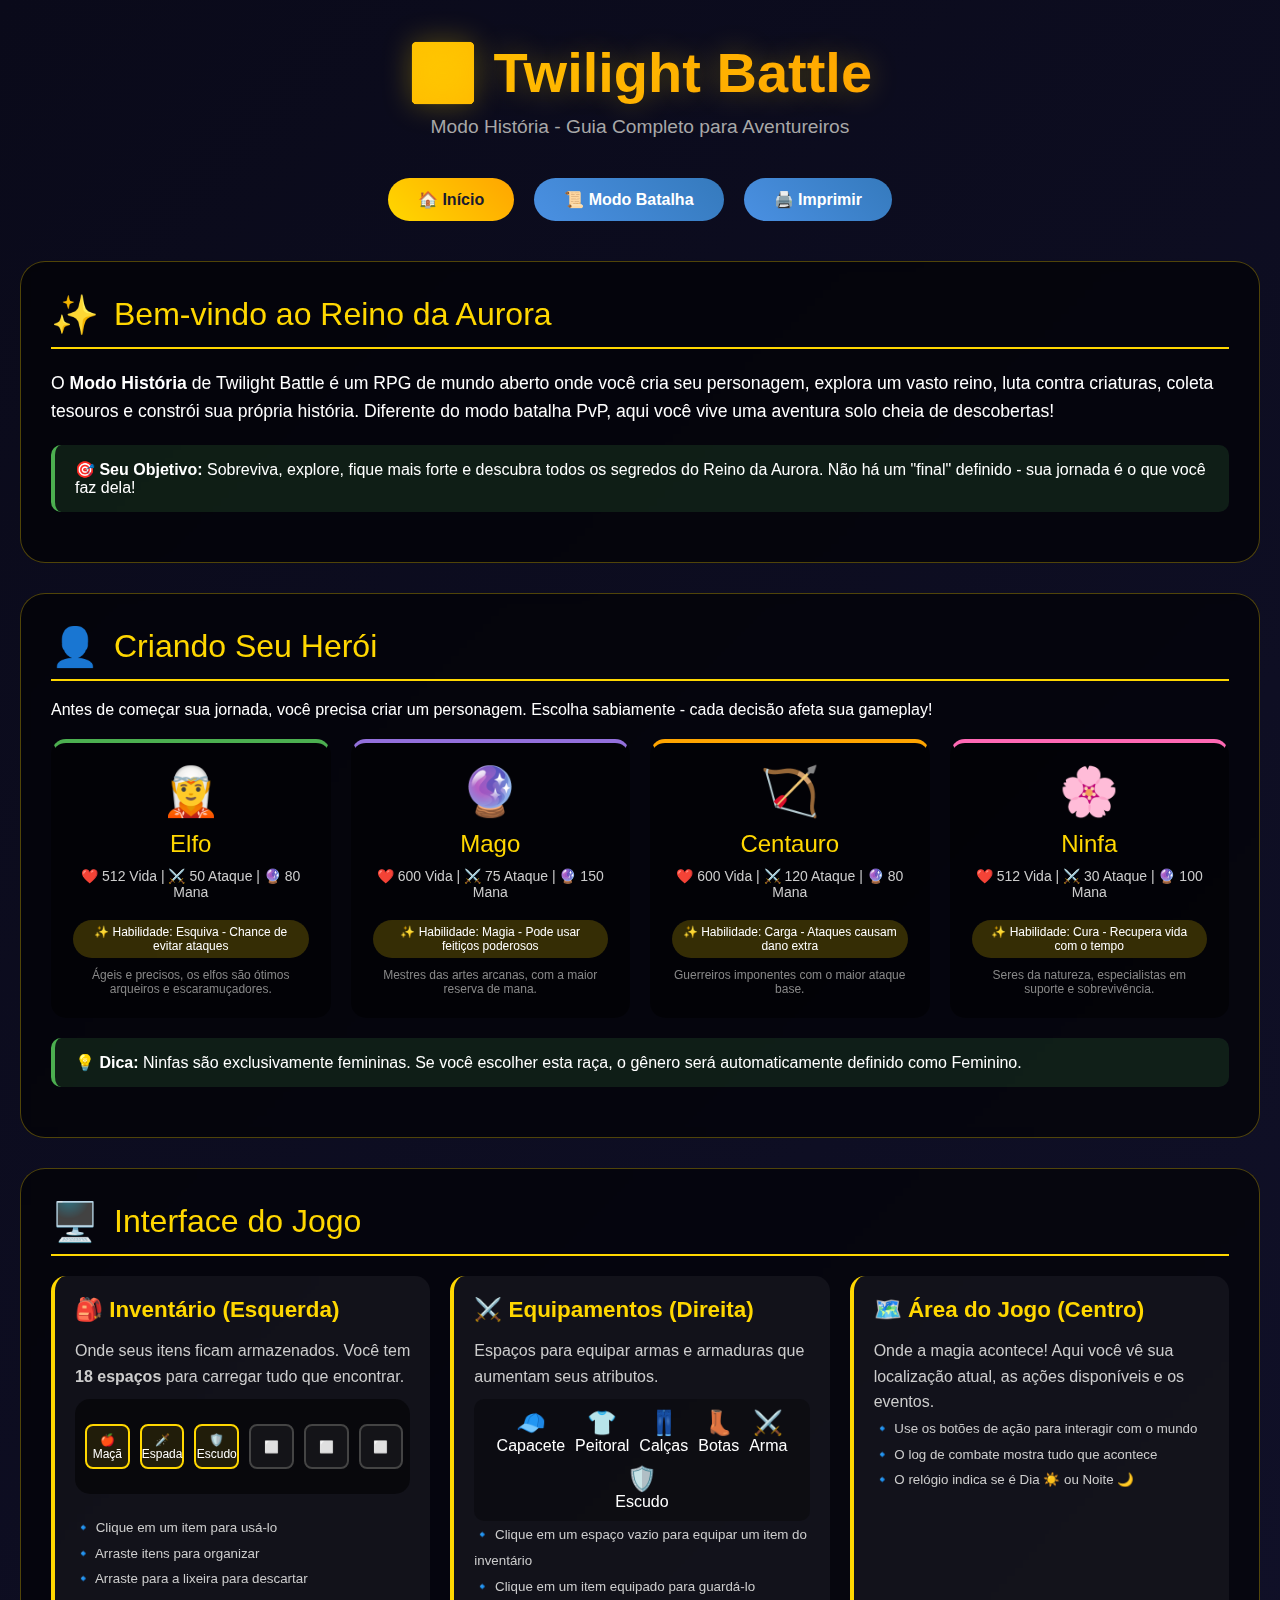
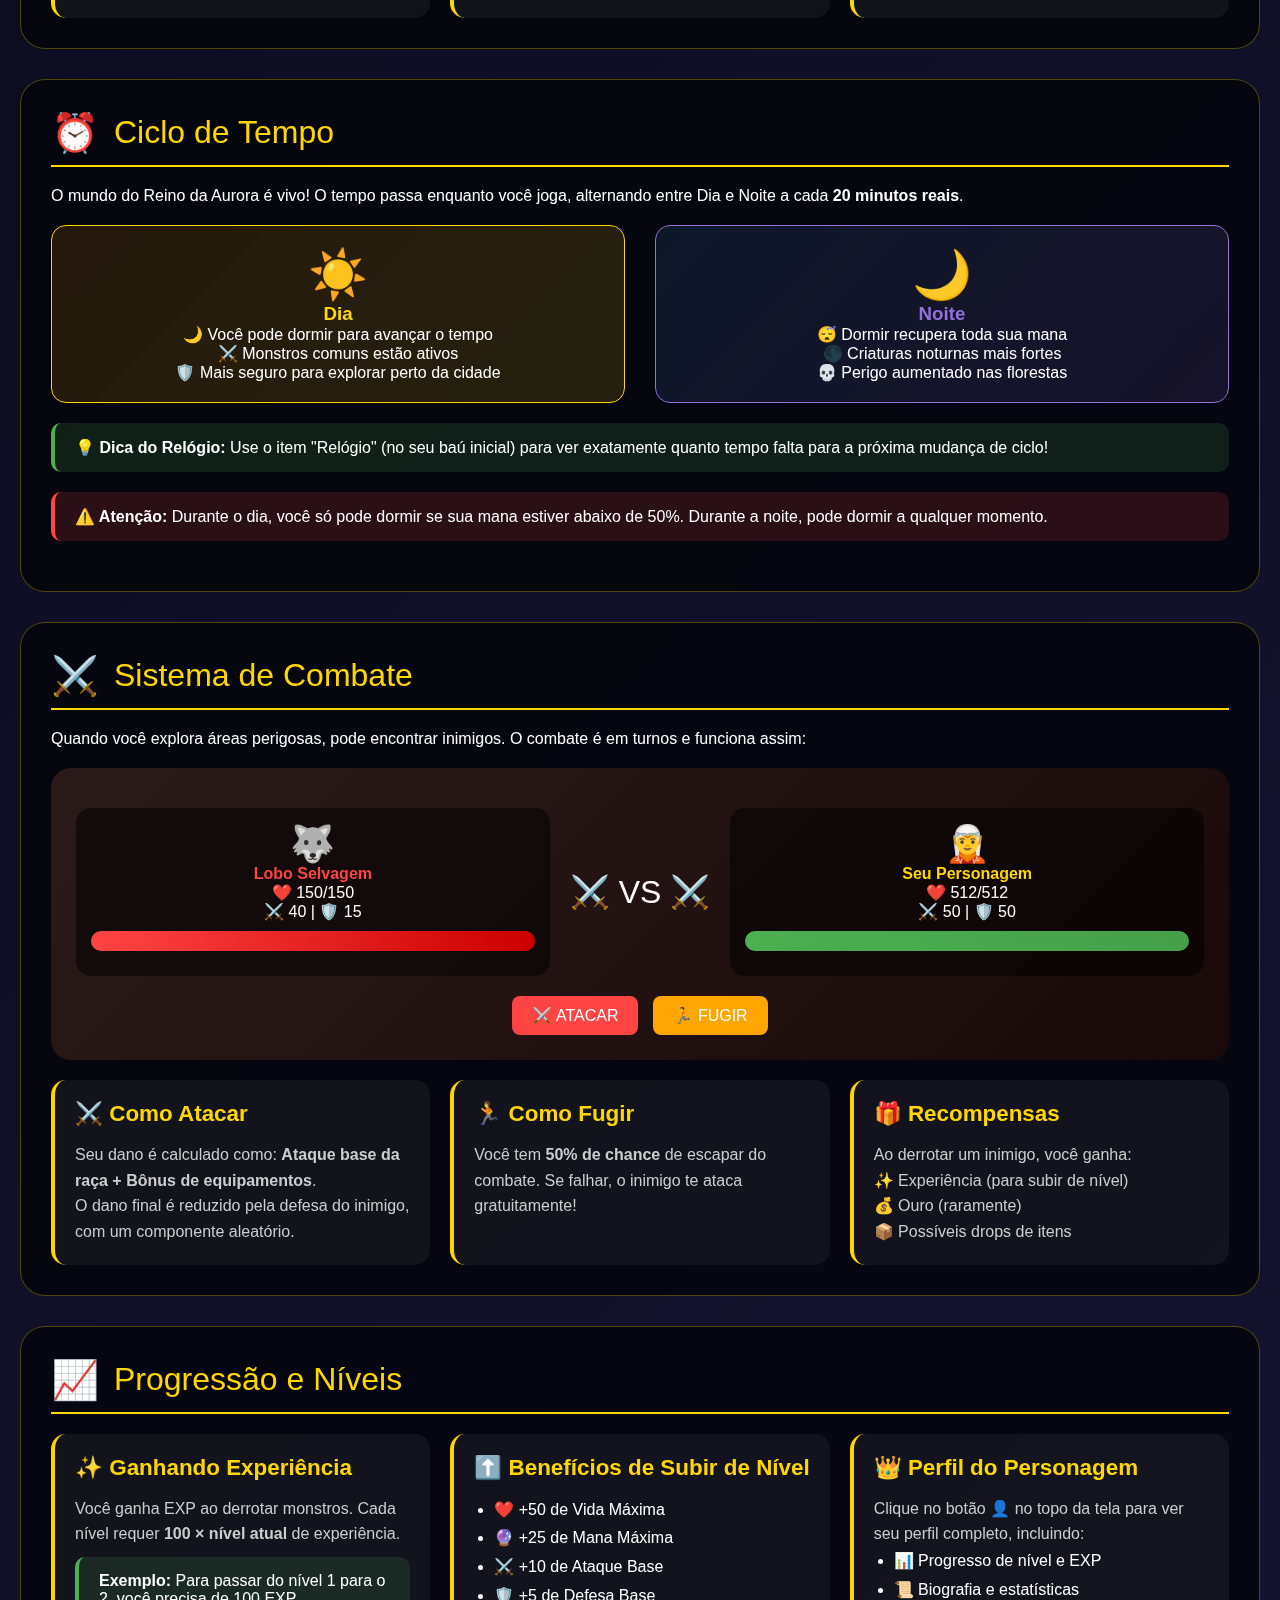
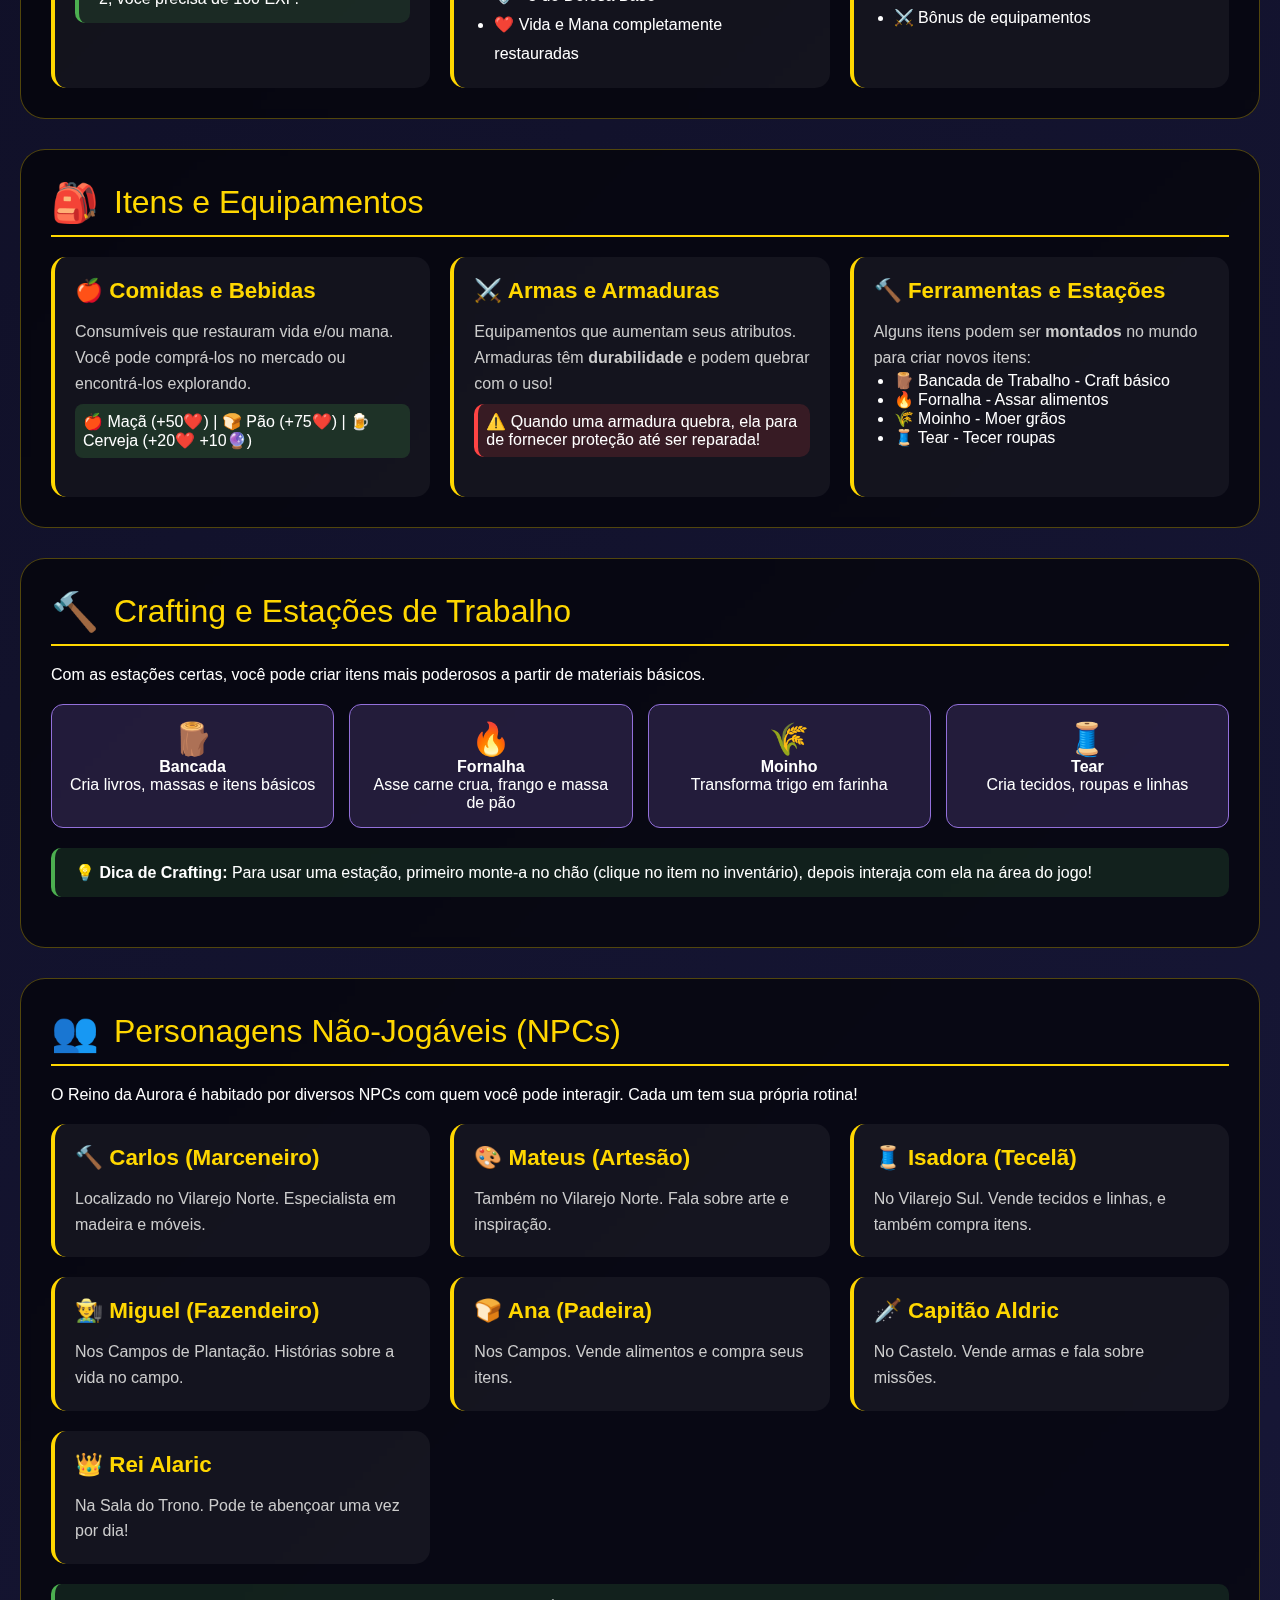
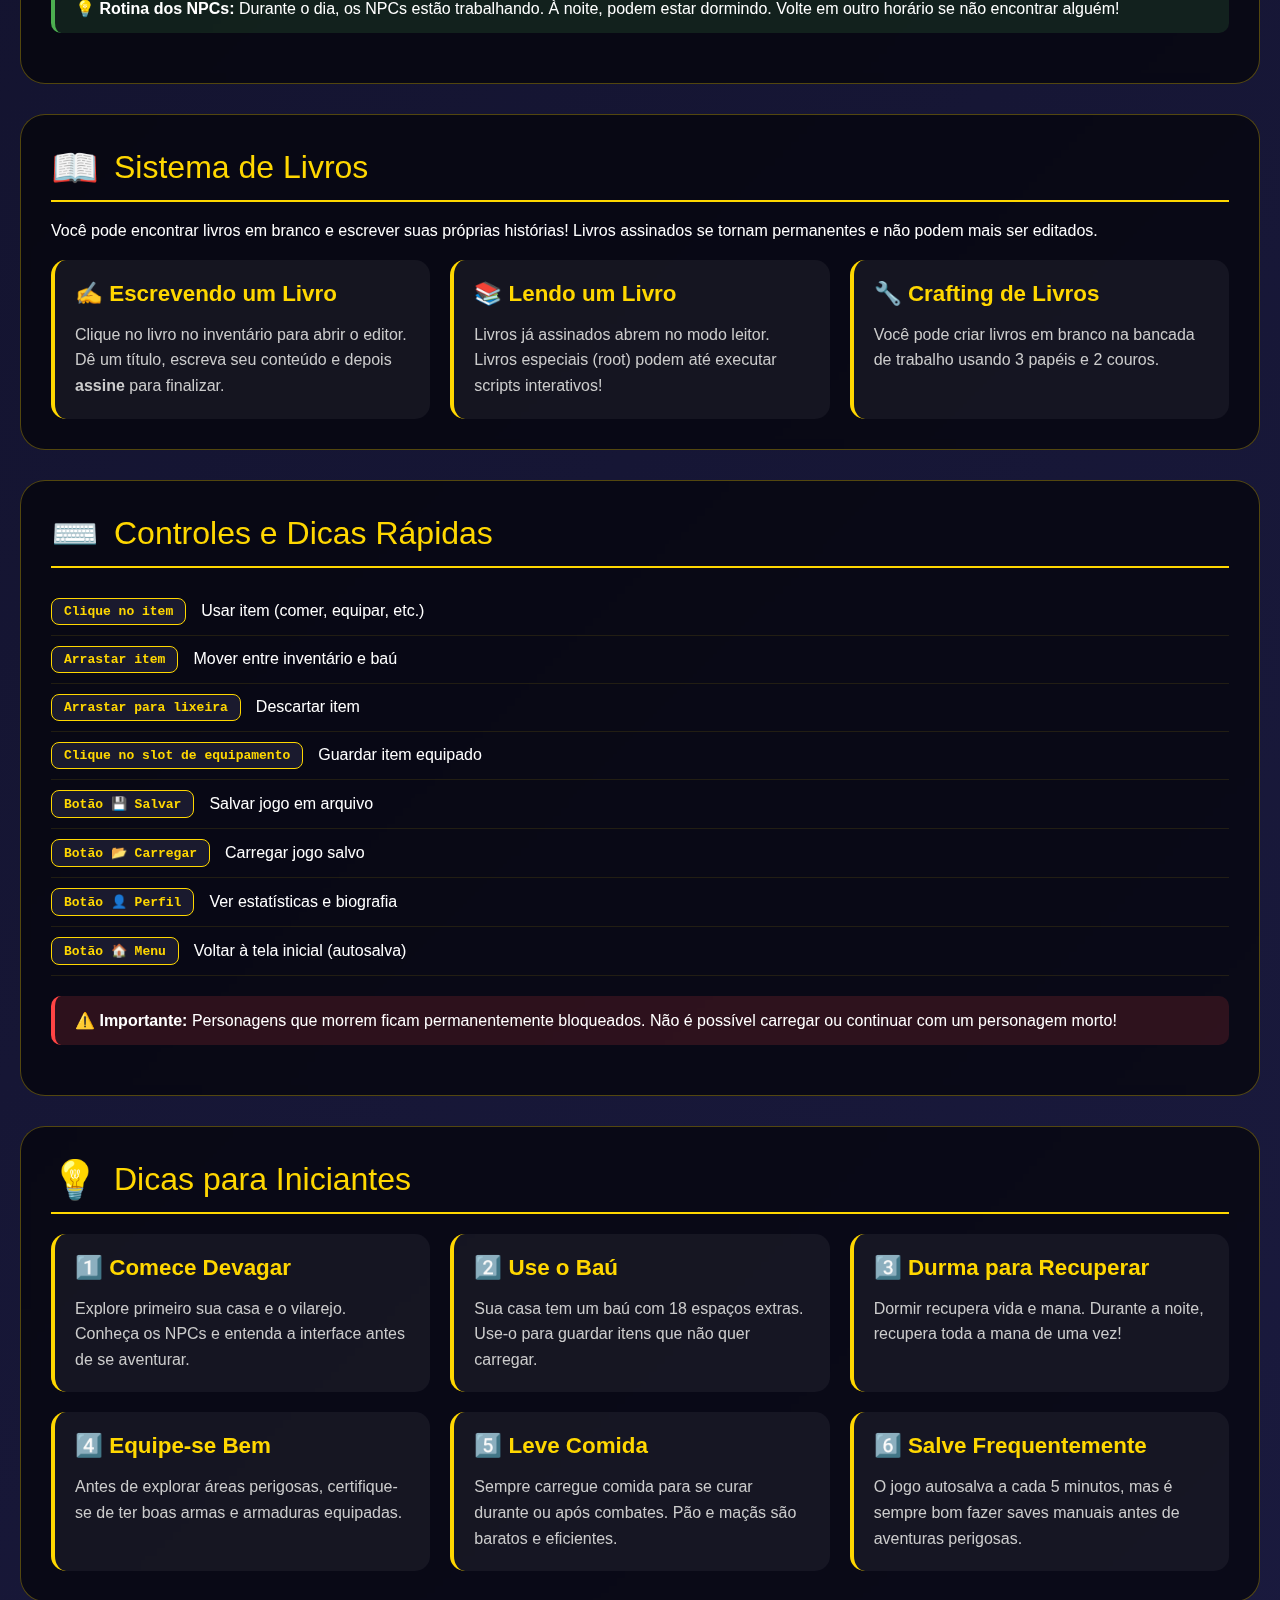
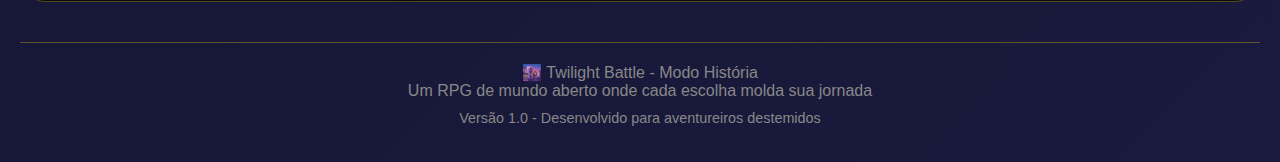
<file: templates/help.html>
<!DOCTYPE html>
<html lang="pt">
<head>
    <meta charset="UTF-8">
    <meta name="viewport" content="width=device-width, initial-scale=1.0">
    <title>Twilight Battle - Modo História | Como Jogar</title>
    <style>
        * {
            margin: 0;
            padding: 0;
            box-sizing: border-box;
            font-family: 'Segoe UI', Tahoma, Geneva, Verdana, sans-serif;
        }
        
        body {
            background: linear-gradient(135deg, #0a0a1a, #1a1a3e);
            min-height: 100vh;
            color: #fff;
            padding: 40px 20px;
        }
        
        .container {
            max-width: 1300px;
            margin: 0 auto;
        }
        
        /* Header */
        .header {
            text-align: center;
            margin-bottom: 40px;
            position: relative;
        }
        
        .header h1 {
            font-size: 3.5em;
            background: linear-gradient(135deg, #ffd700, #ff8c00);
            -webkit-background-clip: text;
            -webkit-text-fill-color: transparent;
            background-clip: text;
            text-shadow: 0 0 30px rgba(255, 215, 0, 0.3);
        }
        
        .header p {
            color: #a8a8a8;
            font-size: 1.2em;
            margin-top: 10px;
        }
        
        /* Navegação */
        .nav-bar {
            display: flex;
            justify-content: center;
            gap: 20px;
            margin-bottom: 40px;
            flex-wrap: wrap;
        }
        
        .nav-btn {
            padding: 12px 30px;
            background: linear-gradient(45deg, #ffd700, #ffa500);
            color: #1a1a2e;
            text-decoration: none;
            border-radius: 30px;
            font-weight: bold;
            transition: all 0.3s;
            border: none;
            cursor: pointer;
            font-size: 16px;
        }
        
        .nav-btn:hover {
            transform: translateY(-3px);
            box-shadow: 0 5px 20px rgba(255, 215, 0, 0.4);
        }
        
        .nav-btn.secondary {
            background: linear-gradient(45deg, #4a90e2, #357abd);
            color: white;
        }
        
        /* Seções */
        .section {
            background: rgba(0, 0, 0, 0.6);
            border-radius: 25px;
            padding: 30px;
            margin-bottom: 30px;
            border: 1px solid rgba(255, 215, 0, 0.3);
            backdrop-filter: blur(5px);
        }
        
        .section-title {
            font-size: 2em;
            color: #ffd700;
            margin-bottom: 20px;
            display: flex;
            align-items: center;
            gap: 15px;
            border-bottom: 2px solid #ffd700;
            padding-bottom: 10px;
        }
        
        .section-title .emoji {
            font-size: 1.2em;
        }
        
        /* Grid de cards */
        .cards-grid {
            display: grid;
            grid-template-columns: repeat(auto-fit, minmax(300px, 1fr));
            gap: 20px;
            margin-top: 20px;
        }
        
        .info-card {
            background: rgba(255, 255, 255, 0.05);
            border-radius: 15px;
            padding: 20px;
            transition: all 0.3s;
            border-left: 4px solid #ffd700;
        }
        
        .info-card:hover {
            transform: translateY(-5px);
            background: rgba(255, 255, 255, 0.08);
        }
        
        .info-card h3 {
            color: #ffd700;
            margin-bottom: 15px;
            font-size: 1.4em;
        }
        
        .info-card p {
            color: #ccc;
            line-height: 1.6;
        }
        
        /* Tabelas */
        .stats-table {
            width: 100%;
            border-collapse: collapse;
            margin: 20px 0;
        }
        
        .stats-table th,
        .stats-table td {
            padding: 12px;
            text-align: left;
            border-bottom: 1px solid rgba(255, 215, 0, 0.2);
        }
        
        .stats-table th {
            background: rgba(255, 215, 0, 0.15);
            color: #ffd700;
            font-weight: bold;
        }
        
        .stats-table tr:hover {
            background: rgba(255, 255, 255, 0.03);
        }
        
        /* Raças */
        .races-container {
            display: grid;
            grid-template-columns: repeat(auto-fit, minmax(250px, 1fr));
            gap: 20px;
            margin: 20px 0;
        }
        
        .race-card {
            background: rgba(0, 0, 0, 0.5);
            border-radius: 15px;
            padding: 20px;
            text-align: center;
            border: 2px solid transparent;
            transition: all 0.3s;
        }
        
        .race-card.elf { border-top: 4px solid #4CAF50; }
        .race-card.wizard { border-top: 4px solid #9370db; }
        .race-card.centaur { border-top: 4px solid #ffa500; }
        .race-card.nymph { border-top: 4px solid #ff69b4; }
        
        .race-icon {
            font-size: 48px;
            margin-bottom: 10px;
        }
        
        .race-name {
            font-size: 1.5em;
            color: #ffd700;
            margin-bottom: 10px;
        }
        
        .race-stats {
            color: #ccc;
            font-size: 14px;
            margin: 10px 0;
        }
        
        .race-skill {
            background: rgba(255, 215, 0, 0.2);
            padding: 5px 10px;
            border-radius: 20px;
            display: inline-block;
            font-size: 12px;
            margin-top: 10px;
        }
        
        /* Inventário */
        .inventory-demo {
            background: rgba(0, 0, 0, 0.5);
            border-radius: 15px;
            padding: 20px;
            margin: 20px 0;
        }
        
        .demo-grid {
            display: grid;
            grid-template-columns: repeat(6, 1fr);
            gap: 10px;
            margin: 15px 0;
        }
        
        .demo-slot {
            aspect-ratio: 1;
            background: rgba(255, 255, 255, 0.05);
            border: 2px solid #444;
            border-radius: 8px;
            display: flex;
            flex-direction: column;
            align-items: center;
            justify-content: center;
            font-size: 12px;
            text-align: center;
        }
        
        .demo-slot.has-item {
            background: rgba(255, 215, 0, 0.1);
            border-color: #ffd700;
        }
        
        /* Combate */
        .combat-demo {
            background: linear-gradient(135deg, #2a1a1a, #1a0a0a);
            border-radius: 20px;
            padding: 25px;
            margin: 20px 0;
        }
        
        .combat-row {
            display: flex;
            justify-content: space-between;
            align-items: center;
            flex-wrap: wrap;
            gap: 20px;
            margin: 15px 0;
        }
        
        .combatant {
            background: rgba(0, 0, 0, 0.5);
            border-radius: 15px;
            padding: 15px;
            text-align: center;
            flex: 1;
            min-width: 200px;
        }
        
        .health-bar {
            width: 100%;
            background: #333;
            border-radius: 10px;
            overflow: hidden;
            height: 20px;
            margin: 10px 0;
        }
        
        .health-fill {
            width: 70%;
            background: linear-gradient(90deg, #4CAF50, #45a049);
            height: 100%;
        }
        
        /* Estações */
        .stations-demo {
            display: flex;
            flex-wrap: wrap;
            gap: 15px;
            margin: 20px 0;
        }
        
        .station-card {
            background: rgba(147, 112, 219, 0.2);
            border: 1px solid #9370db;
            border-radius: 12px;
            padding: 15px;
            text-align: center;
            flex: 1;
            min-width: 150px;
        }
        
        /* Sistema de tempo */
        .time-cycle {
            display: flex;
            justify-content: center;
            gap: 30px;
            margin: 20px 0;
        }
        
        .time-phase {
            text-align: center;
            padding: 20px;
            border-radius: 15px;
            flex: 1;
        }
        
        .time-phase.day {
            background: linear-gradient(135deg, #ffa50020, #ffd70020);
            border: 1px solid #ffd700;
        }
        
        .time-phase.night {
            background: linear-gradient(135deg, #4a90e220, #9370db20);
            border: 1px solid #9370db;
        }
        
        .time-icon {
            font-size: 48px;
        }
        
        /* Dicas */
        .tip-box {
            background: rgba(76, 175, 80, 0.15);
            border-left: 4px solid #4CAF50;
            padding: 15px 20px;
            border-radius: 10px;
            margin: 20px 0;
        }
        
        .warning-box {
            background: rgba(255, 68, 68, 0.15);
            border-left: 4px solid #ff4444;
            padding: 15px 20px;
            border-radius: 10px;
            margin: 20px 0;
        }
        
        /* Comandos */
        .commands-list {
            list-style: none;
            padding: 0;
        }
        
        .commands-list li {
            padding: 10px 0;
            border-bottom: 1px solid rgba(255, 215, 0, 0.1);
            display: flex;
            align-items: center;
            gap: 15px;
        }
        
        .command-key {
            background: #1a1a2e;
            border: 1px solid #ffd700;
            border-radius: 8px;
            padding: 5px 12px;
            font-family: monospace;
            font-weight: bold;
            color: #ffd700;
            min-width: 80px;
            text-align: center;
        }
        
        /* Footer */
        .footer {
            text-align: center;
            margin-top: 40px;
            padding-top: 20px;
            border-top: 1px solid rgba(255, 215, 0, 0.3);
            color: #888;
        }
        
        /* Responsivo */
        @media (max-width: 768px) {
            .container {
                padding: 0 10px;
            }
            
            .section {
                padding: 20px;
            }
            
            .section-title {
                font-size: 1.5em;
            }
            
            .header h1 {
                font-size: 2em;
            }
            
            .demo-grid {
                grid-template-columns: repeat(3, 1fr);
            }
            
            .time-cycle {
                flex-direction: column;
            }
        }
        
        /* Animações */
        @keyframes pulse {
            0%, 100% { opacity: 1; }
            50% { opacity: 0.7; }
        }
        
        .highlight {
            animation: pulse 2s infinite;
            color: #ffd700;
        }
    </style>
</head>
<body>
    <div class="container">
        <!-- Header -->
        <div class="header">
            <h1>🌆 Twilight Battle</h1>
            <p>Modo História - Guia Completo para Aventureiros</p>
        </div>
        
        <!-- Navegação -->
        <div class="nav-bar">
            <a href="/" class="nav-btn">🏠 Início</a>
            <a href="/rules" class="nav-btn secondary">📜 Modo Batalha</a>
            <button class="nav-btn secondary" onclick="window.print()">🖨️ Imprimir</button>
        </div>
        
        <!-- Introdução -->
        <div class="section">
            <div class="section-title">
                <span class="emoji">✨</span>
                <span>Bem-vindo ao Reino da Aurora</span>
            </div>
            <p style="font-size: 1.1em; line-height: 1.6; margin-bottom: 20px;">
                O <strong>Modo História</strong> de Twilight Battle é um RPG de mundo aberto onde você cria seu personagem, 
                explora um vasto reino, luta contra criaturas, coleta tesouros e constrói sua própria história. 
                Diferente do modo batalha PvP, aqui você vive uma aventura solo cheia de descobertas!
            </p>
            
            <div class="tip-box">
                <strong>🎯 Seu Objetivo:</strong> Sobreviva, explore, fique mais forte e descubra todos os segredos 
                do Reino da Aurora. Não há um "final" definido - sua jornada é o que você faz dela!
            </div>
        </div>
        
        <!-- Criação de Personagem -->
        <div class="section">
            <div class="section-title">
                <span class="emoji">👤</span>
                <span>Criando Seu Herói</span>
            </div>
            
            <p>Antes de começar sua jornada, você precisa criar um personagem. Escolha sabiamente - cada decisão afeta sua gameplay!</p>
            
            <div class="races-container">
                <div class="race-card elf">
                    <div class="race-icon">🧝</div>
                    <div class="race-name">Elfo</div>
                    <div class="race-stats">❤️ 512 Vida | ⚔️ 50 Ataque | 🔮 80 Mana</div>
                    <div class="race-skill">✨ Habilidade: Esquiva - Chance de evitar ataques</div>
                    <p style="font-size: 12px; color: #888; margin-top: 10px;">Ágeis e precisos, os elfos são ótimos arqueiros e escaramuçadores.</p>
                </div>
                
                <div class="race-card wizard">
                    <div class="race-icon">🔮</div>
                    <div class="race-name">Mago</div>
                    <div class="race-stats">❤️ 600 Vida | ⚔️ 75 Ataque | 🔮 150 Mana</div>
                    <div class="race-skill">✨ Habilidade: Magia - Pode usar feitiços poderosos</div>
                    <p style="font-size: 12px; color: #888; margin-top: 10px;">Mestres das artes arcanas, com a maior reserva de mana.</p>
                </div>
                
                <div class="race-card centaur">
                    <div class="race-icon">🏹</div>
                    <div class="race-name">Centauro</div>
                    <div class="race-stats">❤️ 600 Vida | ⚔️ 120 Ataque | 🔮 80 Mana</div>
                    <div class="race-skill">✨ Habilidade: Carga - Ataques causam dano extra</div>
                    <p style="font-size: 12px; color: #888; margin-top: 10px;">Guerreiros imponentes com o maior ataque base.</p>
                </div>
                
                <div class="race-card nymph">
                    <div class="race-icon">🌸</div>
                    <div class="race-name">Ninfa</div>
                    <div class="race-stats">❤️ 512 Vida | ⚔️ 30 Ataque | 🔮 100 Mana</div>
                    <div class="race-skill">✨ Habilidade: Cura - Recupera vida com o tempo</div>
                    <p style="font-size: 12px; color: #888; margin-top: 10px;">Seres da natureza, especialistas em suporte e sobrevivência.</p>
                </div>
            </div>
            
            <div class="tip-box">
                <strong>💡 Dica:</strong> Ninfas são exclusivamente femininas. Se você escolher esta raça, o gênero será automaticamente definido como Feminino.
            </div>
        </div>
        
        <!-- Interface do Jogo -->
        <div class="section">
            <div class="section-title">
                <span class="emoji">🖥️</span>
                <span>Interface do Jogo</span>
            </div>
            
            <div class="cards-grid">
                <div class="info-card">
                    <h3>🎒 Inventário (Esquerda)</h3>
                    <p>Onde seus itens ficam armazenados. Você tem <strong>18 espaços</strong> para carregar tudo que encontrar.</p>
                    <div class="inventory-demo" style="margin-top: 10px; padding: 10px;">
                        <div class="demo-grid">
                            <div class="demo-slot has-item">🍎<br>Maçã</div>
                            <div class="demo-slot has-item">🗡️<br>Espada</div>
                            <div class="demo-slot has-item">🛡️<br>Escudo</div>
                            <div class="demo-slot">⬜</div>
                            <div class="demo-slot">⬜</div>
                            <div class="demo-slot">⬜</div>
                        </div>
                    </div>
                    <p><small>🔹 Clique em um item para usá-lo<br>🔹 Arraste itens para organizar<br>🔹 Arraste para a lixeira para descartar</small></p>
                </div>
                
                <div class="info-card">
                    <h3>⚔️ Equipamentos (Direita)</h3>
                    <p>Espaços para equipar armas e armaduras que aumentam seus atributos.</p>
                    <div style="background: rgba(0,0,0,0.3); border-radius: 10px; padding: 10px; margin-top: 10px;">
                        <div style="display: flex; gap: 10px; justify-content: center; flex-wrap: wrap;">
                            <div style="text-align: center;"><span style="font-size: 24px;">🧢</span><br>Capacete</div>
                            <div style="text-align: center;"><span style="font-size: 24px;">👕</span><br>Peitoral</div>
                            <div style="text-align: center;"><span style="font-size: 24px;">👖</span><br>Calças</div>
                            <div style="text-align: center;"><span style="font-size: 24px;">👢</span><br>Botas</div>
                            <div style="text-align: center;"><span style="font-size: 24px;">⚔️</span><br>Arma</div>
                            <div style="text-align: center;"><span style="font-size: 24px;">🛡️</span><br>Escudo</div>
                        </div>
                    </div>
                    <p><small>🔹 Clique em um espaço vazio para equipar um item do inventário<br>🔹 Clique em um item equipado para guardá-lo</small></p>
                </div>
                
                <div class="info-card">
                    <h3>🗺️ Área do Jogo (Centro)</h3>
                    <p>Onde a magia acontece! Aqui você vê sua localização atual, as ações disponíveis e os eventos.</p>
                    <p><small>🔹 Use os botões de ação para interagir com o mundo<br>🔹 O log de combate mostra tudo que acontece<br>🔹 O relógio indica se é Dia ☀️ ou Noite 🌙</small></p>
                </div>
            </div>
        </div>
        
        <!-- Sistema de Tempo -->
        <div class="section">
            <div class="section-title">
                <span class="emoji">⏰</span>
                <span>Ciclo de Tempo</span>
            </div>
            
            <p>O mundo do Reino da Aurora é vivo! O tempo passa enquanto você joga, alternando entre Dia e Noite a cada <strong>20 minutos reais</strong>.</p>
            
            <div class="time-cycle">
                <div class="time-phase day">
                    <div class="time-icon">☀️</div>
                    <h3 style="color: #ffd700;">Dia</h3>
                    <p>🌙 Você pode dormir para avançar o tempo<br>⚔️ Monstros comuns estão ativos<br>🛡️ Mais seguro para explorar perto da cidade</p>
                </div>
                <div class="time-phase night">
                    <div class="time-icon">🌙</div>
                    <h3 style="color: #9370db;">Noite</h3>
                    <p>😴 Dormir recupera toda sua mana<br>🌑 Criaturas noturnas mais fortes<br>💀 Perigo aumentado nas florestas</p>
                </div>
            </div>
            
            <div class="tip-box">
                <strong>💡 Dica do Relógio:</strong> Use o item "Relógio" (no seu baú inicial) para ver exatamente quanto tempo falta para a próxima mudança de ciclo!
            </div>
            
            <div class="warning-box">
                <strong>⚠️ Atenção:</strong> Durante o dia, você só pode dormir se sua mana estiver abaixo de 50%. Durante a noite, pode dormir a qualquer momento.
            </div>
        </div>
        
        <!-- Combate -->
        <div class="section">
            <div class="section-title">
                <span class="emoji">⚔️</span>
                <span>Sistema de Combate</span>
            </div>
            
            <p>Quando você explora áreas perigosas, pode encontrar inimigos. O combate é em turnos e funciona assim:</p>
            
            <div class="combat-demo">
                <div class="combat-row">
                    <div class="combatant">
                        <div style="font-size: 36px;">🐺</div>
                        <div><strong style="color: #ff4444;">Lobo Selvagem</strong></div>
                        <div>❤️ <span id="enemy-life">150</span>/150</div>
                        <div>⚔️ 40 | 🛡️ 15</div>
                        <div class="health-bar"><div class="health-fill" style="width: 100%; background: linear-gradient(90deg, #ff4444, #cc0000);"></div></div>
                    </div>
                    
                    <div style="font-size: 32px;">⚔️ VS ⚔️</div>
                    
                    <div class="combatant">
                        <div style="font-size: 36px;">🧝</div>
                        <div><strong style="color: #ffd700;">Seu Personagem</strong></div>
                        <div>❤️ <span id="player-life">512</span>/512</div>
                        <div>⚔️ 50 | 🛡️ 50</div>
                        <div class="health-bar"><div class="health-fill" style="width: 100%;"></div></div>
                    </div>
                </div>
                
                <div style="display: flex; gap: 15px; justify-content: center; margin-top: 20px;">
                    <div style="background: #ff4444; padding: 10px 20px; border-radius: 8px;">⚔️ ATACAR</div>
                    <div style="background: #ffa500; padding: 10px 20px; border-radius: 8px;">🏃 FUGIR</div>
                </div>
            </div>
            
            <div class="cards-grid" style="margin-top: 20px;">
                <div class="info-card">
                    <h3>⚔️ Como Atacar</h3>
                    <p>Seu dano é calculado como: <strong>Ataque base da raça + Bônus de equipamentos</strong>.<br>
                    O dano final é reduzido pela defesa do inimigo, com um componente aleatório.</p>
                </div>
                <div class="info-card">
                    <h3>🏃 Como Fugir</h3>
                    <p>Você tem <strong>50% de chance</strong> de escapar do combate. Se falhar, o inimigo te ataca gratuitamente!</p>
                </div>
                <div class="info-card">
                    <h3>🎁 Recompensas</h3>
                    <p>Ao derrotar um inimigo, você ganha:<br>
                    ✨ Experiência (para subir de nível)<br>
                    💰 Ouro (raramente)<br>
                    📦 Possíveis drops de itens</p>
                </div>
            </div>
        </div>
        
        <!-- Progressão -->
        <div class="section">
            <div class="section-title">
                <span class="emoji">📈</span>
                <span>Progressão e Níveis</span>
            </div>
            
            <div class="cards-grid">
                <div class="info-card">
                    <h3>✨ Ganhando Experiência</h3>
                    <p>Você ganha EXP ao derrotar monstros. Cada nível requer <strong>100 × nível atual</strong> de experiência.</p>
                    <div class="tip-box" style="margin-top: 10px;">
                        <strong>Exemplo:</strong> Para passar do nível 1 para o 2, você precisa de 100 EXP.
                    </div>
                </div>
                
                <div class="info-card">
                    <h3>⬆️ Benefícios de Subir de Nível</h3>
                    <ul style="margin-left: 20px; line-height: 1.8;">
                        <li>❤️ +50 de Vida Máxima</li>
                        <li>🔮 +25 de Mana Máxima</li>
                        <li>⚔️ +10 de Ataque Base</li>
                        <li>🛡️ +5 de Defesa Base</li>
                        <li>❤️ Vida e Mana completamente restauradas</li>
                    </ul>
                </div>
                
                <div class="info-card">
                    <h3>👑 Perfil do Personagem</h3>
                    <p>Clique no botão 👤 no topo da tela para ver seu perfil completo, incluindo:</p>
                    <ul style="margin-left: 20px; line-height: 1.8;">
                        <li>📊 Progresso de nível e EXP</li>
                        <li>📜 Biografia e estatísticas</li>
                        <li>⚔️ Bônus de equipamentos</li>
                    </ul>
                </div>
            </div>
        </div>
        
        <!-- Itens e Equipamentos -->
        <div class="section">
            <div class="section-title">
                <span class="emoji">🎒</span>
                <span>Itens e Equipamentos</span>
            </div>
            
            <div class="cards-grid">
                <div class="info-card">
                    <h3>🍎 Comidas e Bebidas</h3>
                    <p>Consumíveis que restauram vida e/ou mana. Você pode comprá-los no mercado ou encontrá-los explorando.</p>
                    <div style="background: rgba(76, 175, 80, 0.2); border-radius: 8px; padding: 8px; margin-top: 8px;">
                        🍎 Maçã (+50❤️) | 🍞 Pão (+75❤️) | 🍺 Cerveja (+20❤️ +10🔮)
                    </div>
                </div>
                
                <div class="info-card">
                    <h3>⚔️ Armas e Armaduras</h3>
                    <p>Equipamentos que aumentam seus atributos. Armaduras têm <strong>durabilidade</strong> e podem quebrar com o uso!</p>
                    <div class="warning-box" style="margin-top: 8px; padding: 8px;">
                        ⚠️ Quando uma armadura quebra, ela para de fornecer proteção até ser reparada!
                    </div>
                </div>
                
                <div class="info-card">
                    <h3>🔨 Ferramentas e Estações</h3>
                    <p>Alguns itens podem ser <strong>montados</strong> no mundo para criar novos itens:</p>
                    <ul style="margin-left: 20px;">
                        <li>🪵 Bancada de Trabalho - Craft básico</li>
                        <li>🔥 Fornalha - Assar alimentos</li>
                        <li>🌾 Moinho - Moer grãos</li>
                        <li>🧵 Tear - Tecer roupas</li>
                    </ul>
                </div>
            </div>
        </div>
        
        <!-- Crafting e Estações -->
        <div class="section">
            <div class="section-title">
                <span class="emoji">🔨</span>
                <span>Crafting e Estações de Trabalho</span>
            </div>
            
            <p>Com as estações certas, você pode criar itens mais poderosos a partir de materiais básicos.</p>
            
            <div class="stations-demo">
                <div class="station-card">
                    <div style="font-size: 32px;">🪵</div>
                    <h4>Bancada</h4>
                    <p>Cria livros, massas e itens básicos</p>
                </div>
                <div class="station-card">
                    <div style="font-size: 32px;">🔥</div>
                    <h4>Fornalha</h4>
                    <p>Asse carne crua, frango e massa de pão</p>
                </div>
                <div class="station-card">
                    <div style="font-size: 32px;">🌾</div>
                    <h4>Moinho</h4>
                    <p>Transforma trigo em farinha</p>
                </div>
                <div class="station-card">
                    <div style="font-size: 32px;">🧵</div>
                    <h4>Tear</h4>
                    <p>Cria tecidos, roupas e linhas</p>
                </div>
            </div>
            
            <div class="tip-box">
                <strong>💡 Dica de Crafting:</strong> Para usar uma estação, primeiro monte-a no chão (clique no item no inventário), depois interaja com ela na área do jogo!
            </div>
        </div>
        
        <!-- NPCs e Interações -->
        <div class="section">
            <div class="section-title">
                <span class="emoji">👥</span>
                <span>Personagens Não-Jogáveis (NPCs)</span>
            </div>
            
            <p>O Reino da Aurora é habitado por diversos NPCs com quem você pode interagir. Cada um tem sua própria rotina!</p>
            
            <div class="cards-grid">
                <div class="info-card">
                    <h3>🔨 Carlos (Marceneiro)</h3>
                    <p>Localizado no Vilarejo Norte. Especialista em madeira e móveis.</p>
                </div>
                <div class="info-card">
                    <h3>🎨 Mateus (Artesão)</h3>
                    <p>Também no Vilarejo Norte. Fala sobre arte e inspiração.</p>
                </div>
                <div class="info-card">
                    <h3>🧵 Isadora (Tecelã)</h3>
                    <p>No Vilarejo Sul. Vende tecidos e linhas, e também compra itens.</p>
                </div>
                <div class="info-card">
                    <h3>👨‍🌾 Miguel (Fazendeiro)</h3>
                    <p>Nos Campos de Plantação. Histórias sobre a vida no campo.</p>
                </div>
                <div class="info-card">
                    <h3>🍞 Ana (Padeira)</h3>
                    <p>Nos Campos. Vende alimentos e compra seus itens.</p>
                </div>
                <div class="info-card">
                    <h3>🗡️ Capitão Aldric</h3>
                    <p>No Castelo. Vende armas e fala sobre missões.</p>
                </div>
                <div class="info-card">
                    <h3>👑 Rei Alaric</h3>
                    <p>Na Sala do Trono. Pode te abençoar uma vez por dia!</p>
                </div>
            </div>
            
            <div class="tip-box">
                <strong>💡 Rotina dos NPCs:</strong> Durante o dia, os NPCs estão trabalhando. À noite, podem estar dormindo. Volte em outro horário se não encontrar alguém!
            </div>
        </div>
        
        <!-- Livros -->
        <div class="section">
            <div class="section-title">
                <span class="emoji">📖</span>
                <span>Sistema de Livros</span>
            </div>
            
            <p>Você pode encontrar livros em branco e escrever suas próprias histórias! Livros assinados se tornam permanentes e não podem mais ser editados.</p>
            
            <div class="cards-grid">
                <div class="info-card">
                    <h3>✍️ Escrevendo um Livro</h3>
                    <p>Clique no livro no inventário para abrir o editor. Dê um título, escreva seu conteúdo e depois <strong>assine</strong> para finalizar.</p>
                </div>
                <div class="info-card">
                    <h3>📚 Lendo um Livro</h3>
                    <p>Livros já assinados abrem no modo leitor. Livros especiais (root) podem até executar scripts interativos!</p>
                </div>
                <div class="info-card">
                    <h3>🔧 Crafting de Livros</h3>
                    <p>Você pode criar livros em branco na bancada de trabalho usando 3 papéis e 2 couros.</p>
                </div>
            </div>
        </div>
        
        <!-- Atalhos e Comandos -->
        <div class="section">
            <div class="section-title">
                <span class="emoji">⌨️</span>
                <span>Controles e Dicas Rápidas</span>
            </div>
            
            <ul class="commands-list">
                <li><span class="command-key">Clique no item</span> Usar item (comer, equipar, etc.)</li>
                <li><span class="command-key">Arrastar item</span> Mover entre inventário e baú</li>
                <li><span class="command-key">Arrastar para lixeira</span> Descartar item</li>
                <li><span class="command-key">Clique no slot de equipamento</span> Guardar item equipado</li>
                <li><span class="command-key">Botão 💾 Salvar</span> Salvar jogo em arquivo</li>
                <li><span class="command-key">Botão 📂 Carregar</span> Carregar jogo salvo</li>
                <li><span class="command-key">Botão 👤 Perfil</span> Ver estatísticas e biografia</li>
                <li><span class="command-key">Botão 🏠 Menu</span> Voltar à tela inicial (autosalva)</li>
            </ul>
            
            <div class="warning-box">
                <strong>⚠️ Importante:</strong> Personagens que morrem ficam permanentemente bloqueados. Não é possível carregar ou continuar com um personagem morto!
            </div>
        </div>
        
        <!-- Dicas Finais -->
        <div class="section">
            <div class="section-title">
                <span class="emoji">💡</span>
                <span>Dicas para Iniciantes</span>
            </div>
            
            <div class="cards-grid">
                <div class="info-card">
                    <h3>1️⃣ Comece Devagar</h3>
                    <p>Explore primeiro sua casa e o vilarejo. Conheça os NPCs e entenda a interface antes de se aventurar.</p>
                </div>
                <div class="info-card">
                    <h3>2️⃣ Use o Baú</h3>
                    <p>Sua casa tem um baú com 18 espaços extras. Use-o para guardar itens que não quer carregar.</p>
                </div>
                <div class="info-card">
                    <h3>3️⃣ Durma para Recuperar</h3>
                    <p>Dormir recupera vida e mana. Durante a noite, recupera toda a mana de uma vez!</p>
                </div>
                <div class="info-card">
                    <h3>4️⃣ Equipe-se Bem</h3>
                    <p>Antes de explorar áreas perigosas, certifique-se de ter boas armas e armaduras equipadas.</p>
                </div>
                <div class="info-card">
                    <h3>5️⃣ Leve Comida</h3>
                    <p>Sempre carregue comida para se curar durante ou após combates. Pão e maçãs são baratos e eficientes.</p>
                </div>
                <div class="info-card">
                    <h3>6️⃣ Salve Frequentemente</h3>
                    <p>O jogo autosalva a cada 5 minutos, mas é sempre bom fazer saves manuais antes de aventuras perigosas.</p>
                </div>
            </div>
        </div>
        
        <!-- Footer -->
        <div class="footer">
            <p>🌆 Twilight Battle - Modo História</p>
            <p>Um RPG de mundo aberto onde cada escolha molda sua jornada</p>
            <p style="margin-top: 10px; font-size: 0.9em;">Versão 1.0 - Desenvolvido para aventureiros destemidos</p>
        </div>
    </div>
    
    <script>
        // Animação simples para destacar elementos
        function addHighlights() {
            const elements = document.querySelectorAll('.highlight');
            elements.forEach(el => el.classList.add('highlight'));
        }
        
        // Pequena interação para mostrar exemplo de combate
        function simulateCombat() {
            const enemyLife = document.getElementById('enemy-life');
            const playerLife = document.getElementById('player-life');
            if (enemyLife && playerLife) {
                // Apenas exemplo visual estático
            }
        }
        
        document.addEventListener('DOMContentLoaded', () => {
            simulateCombat();
        });
    </script>
</body>
</html>
</file>
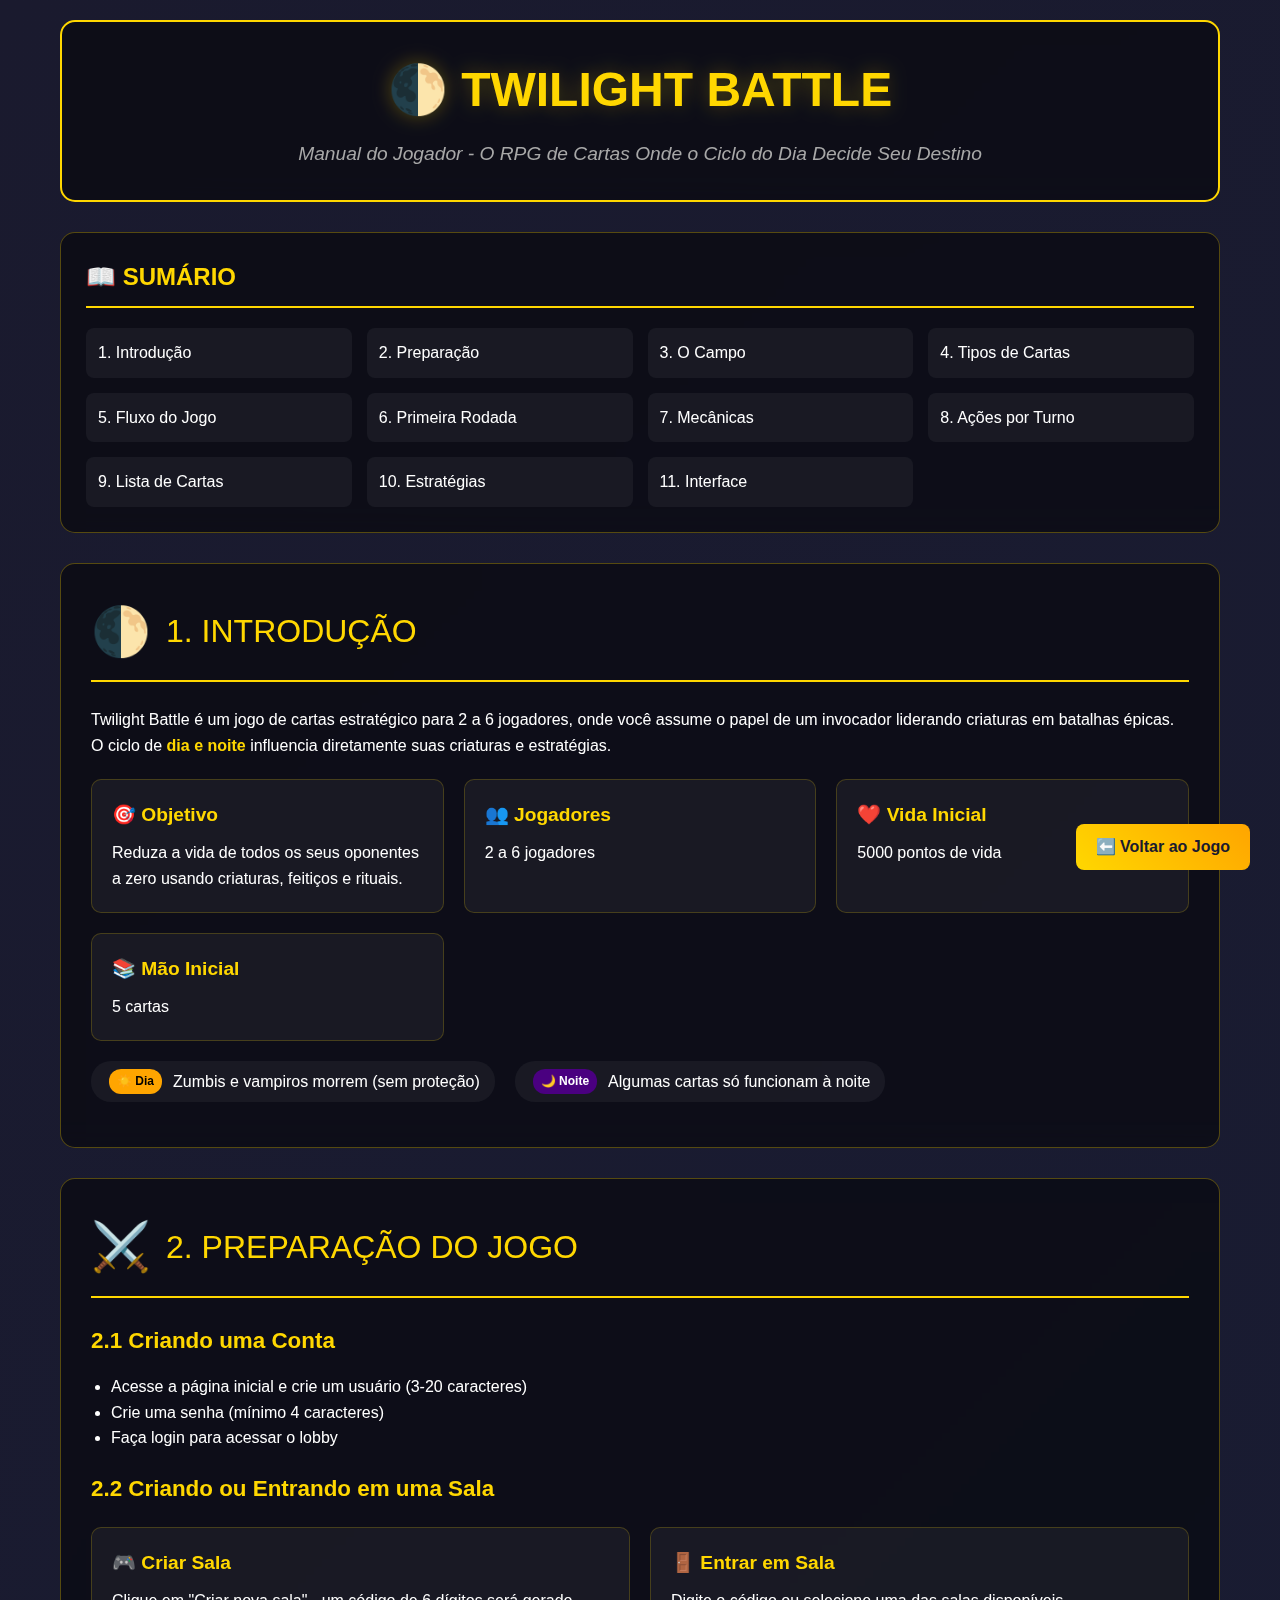
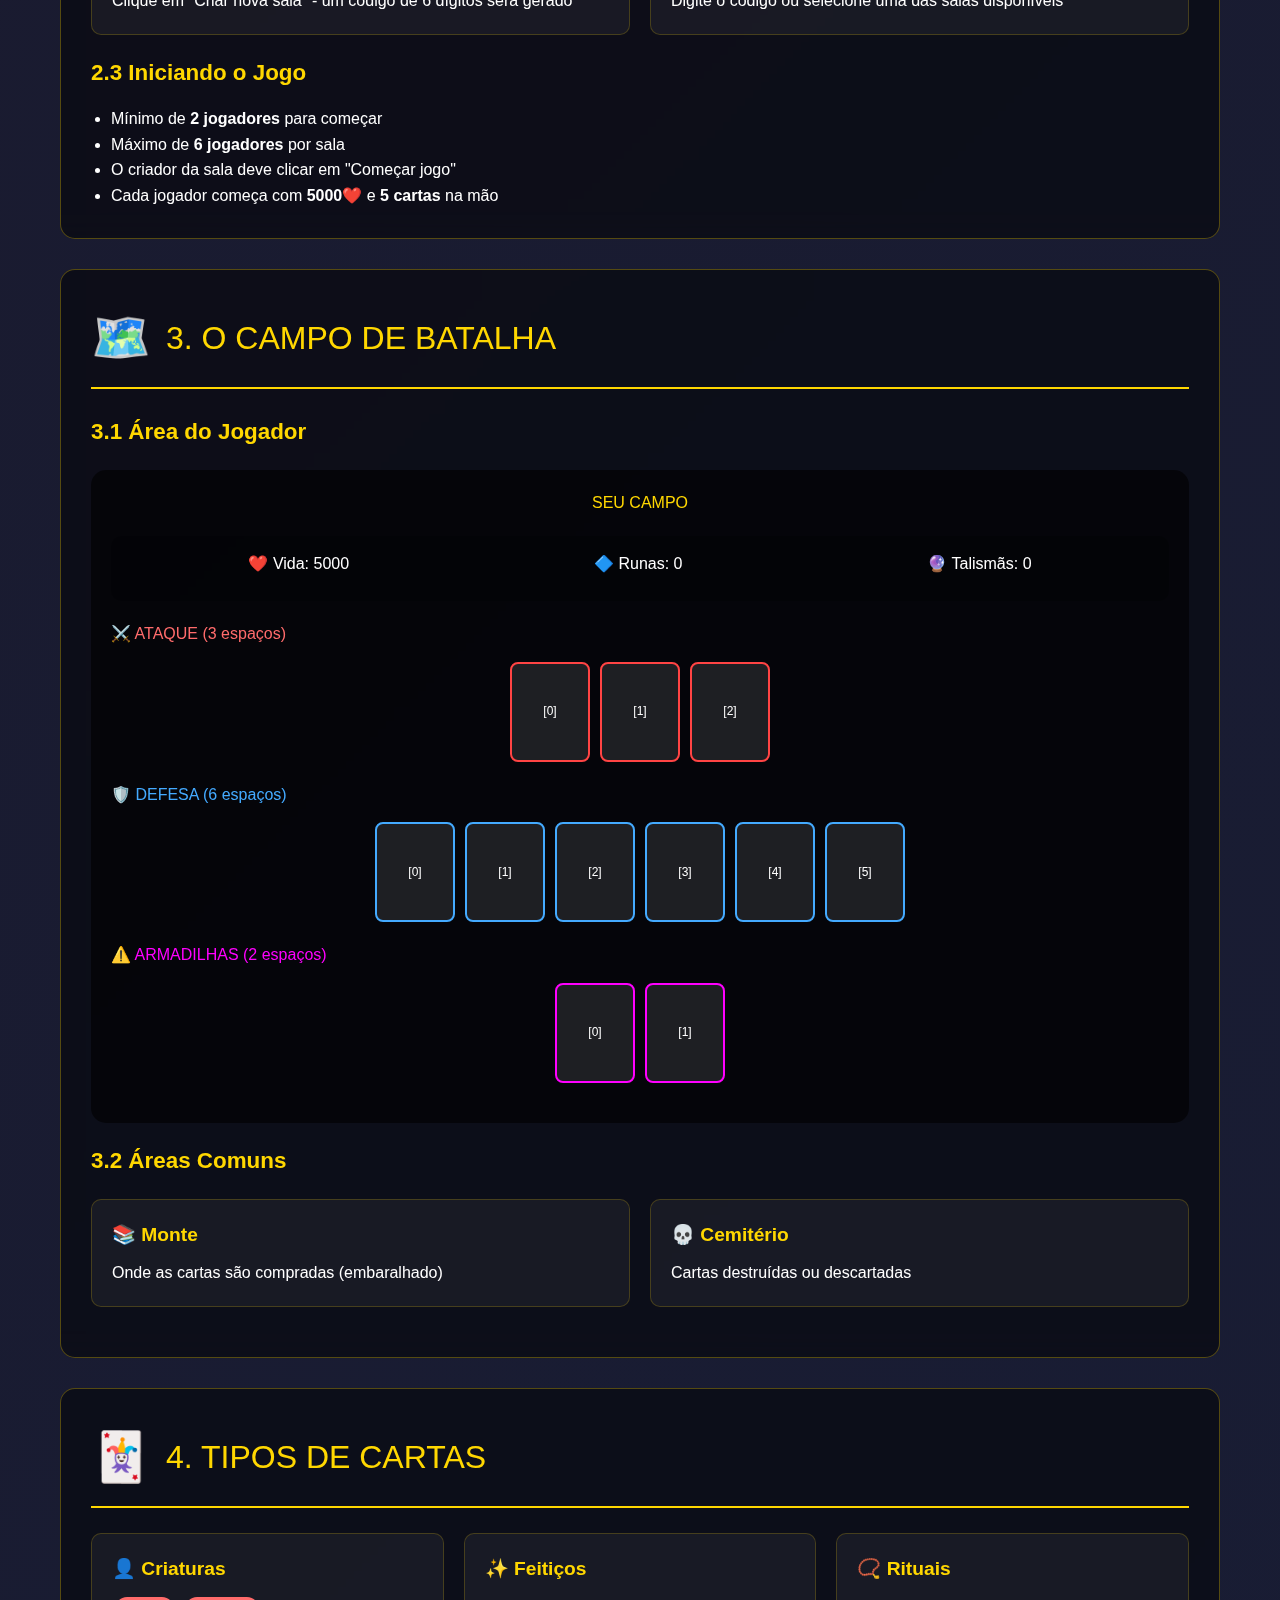
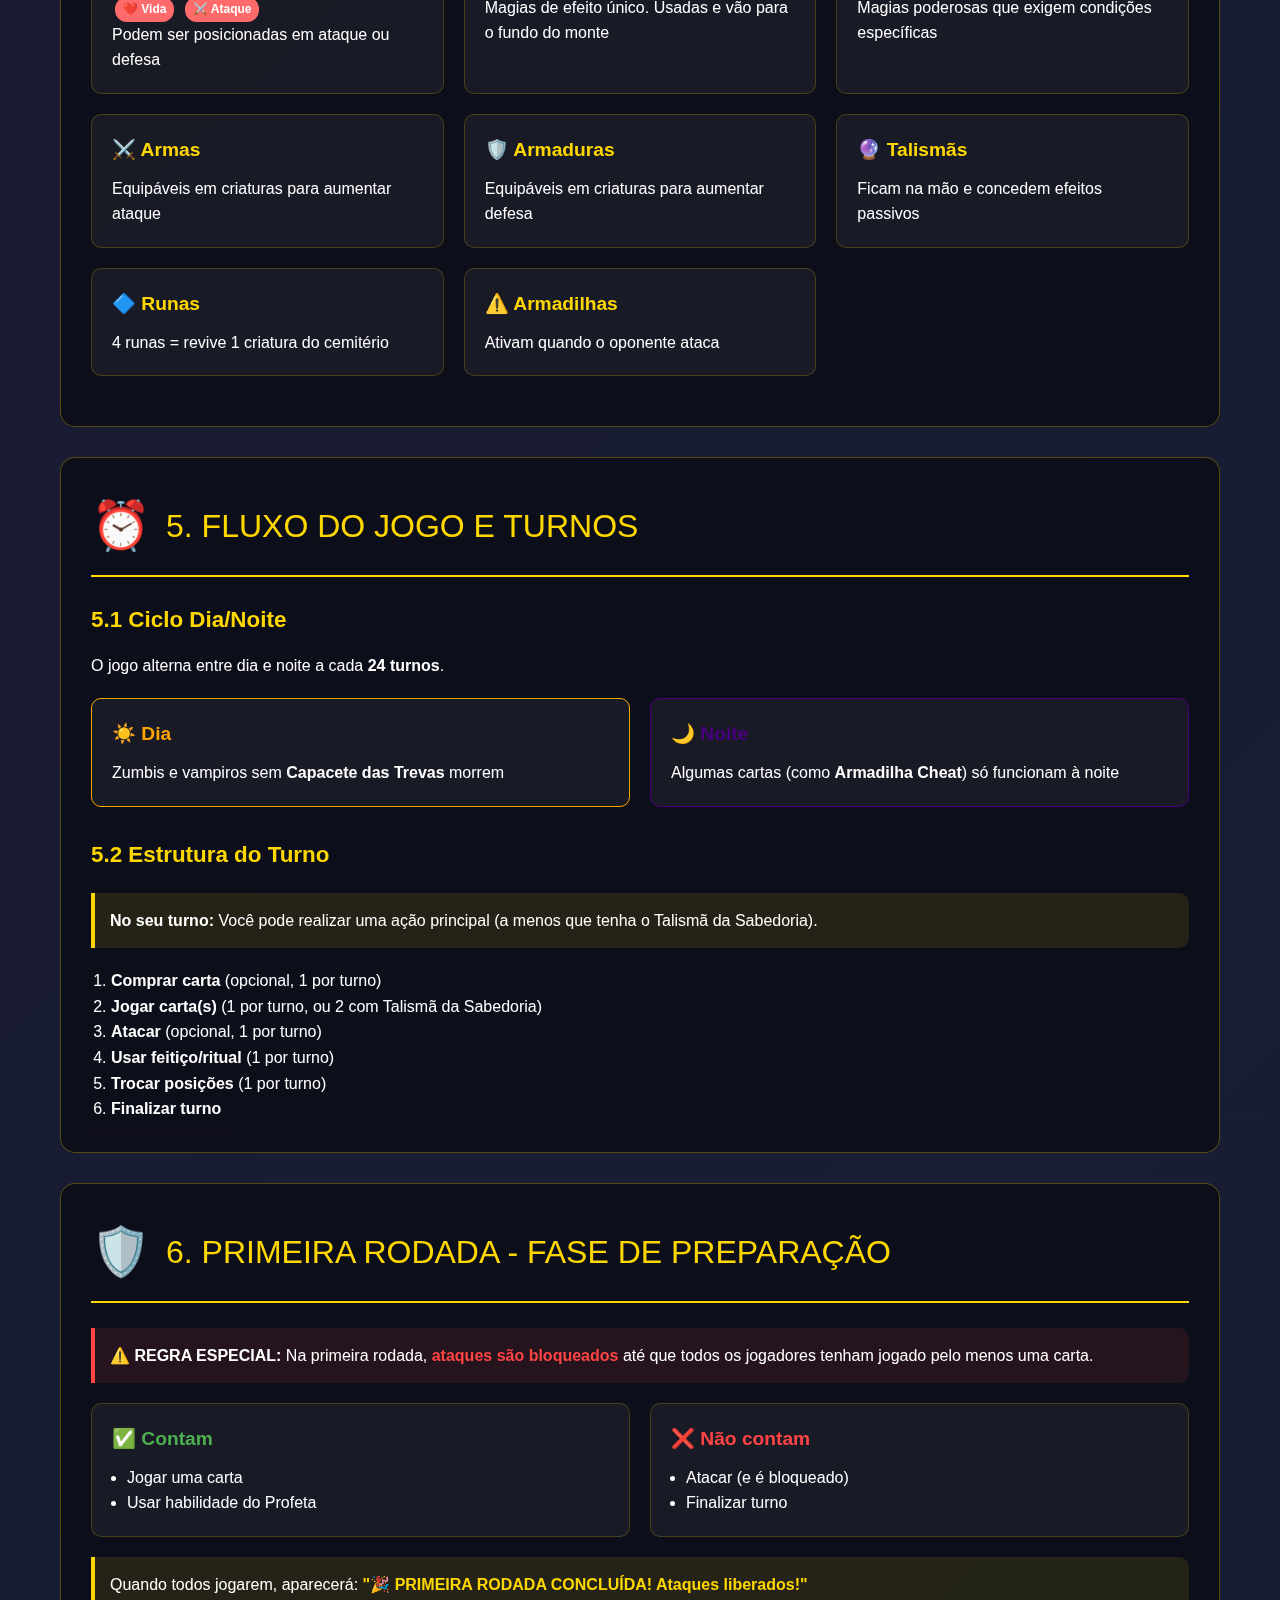
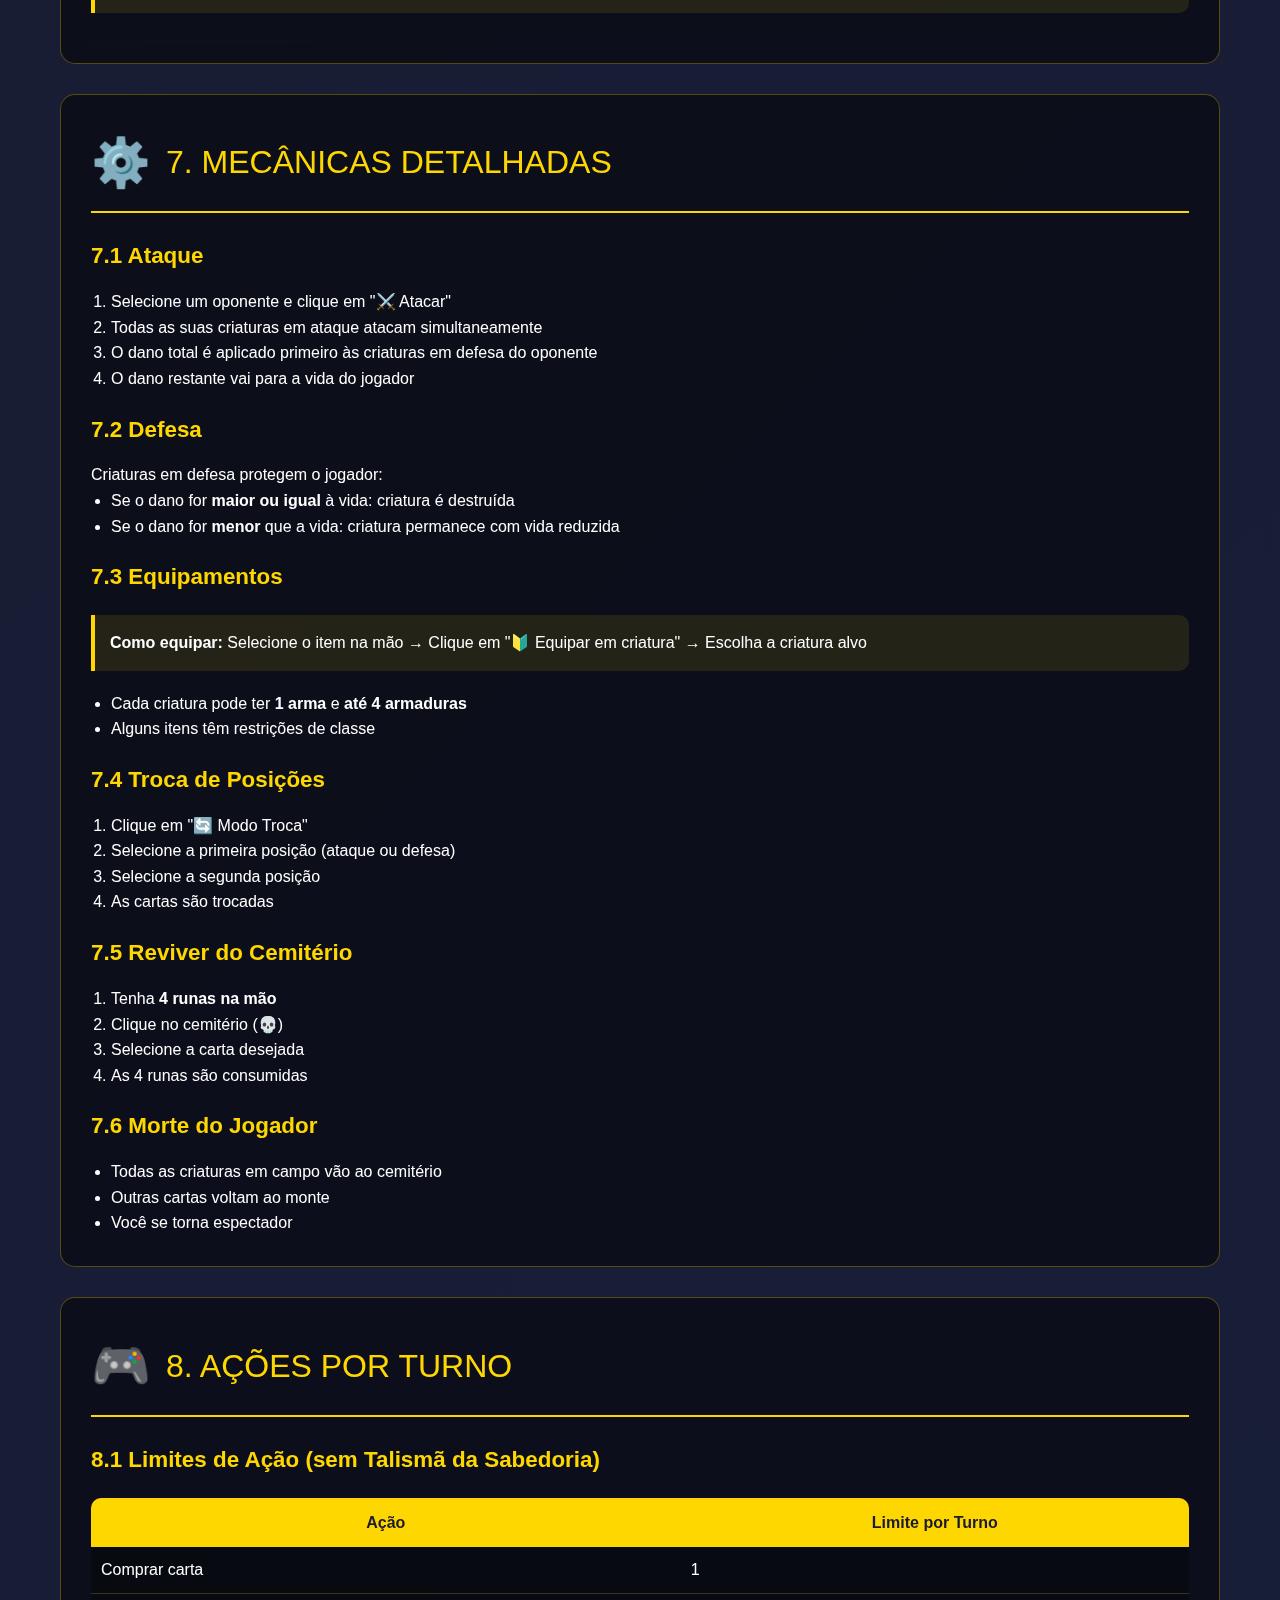
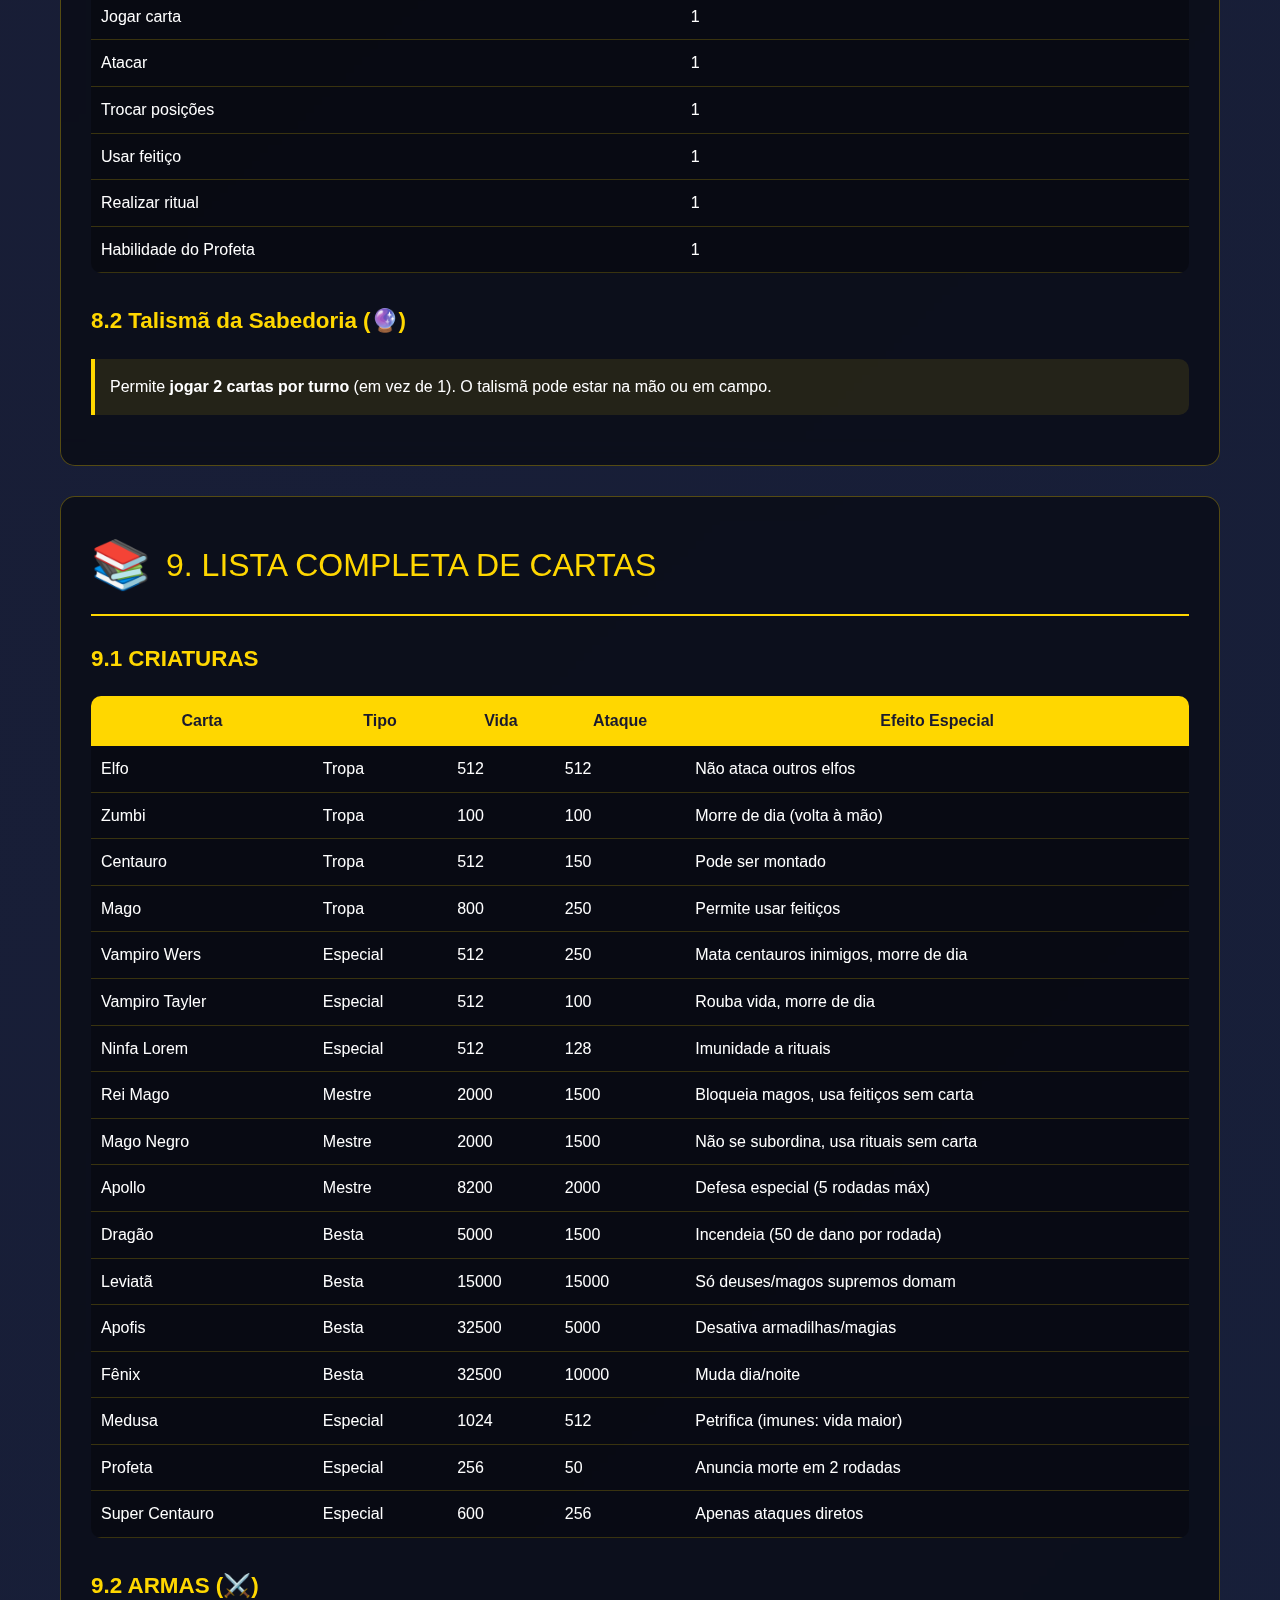
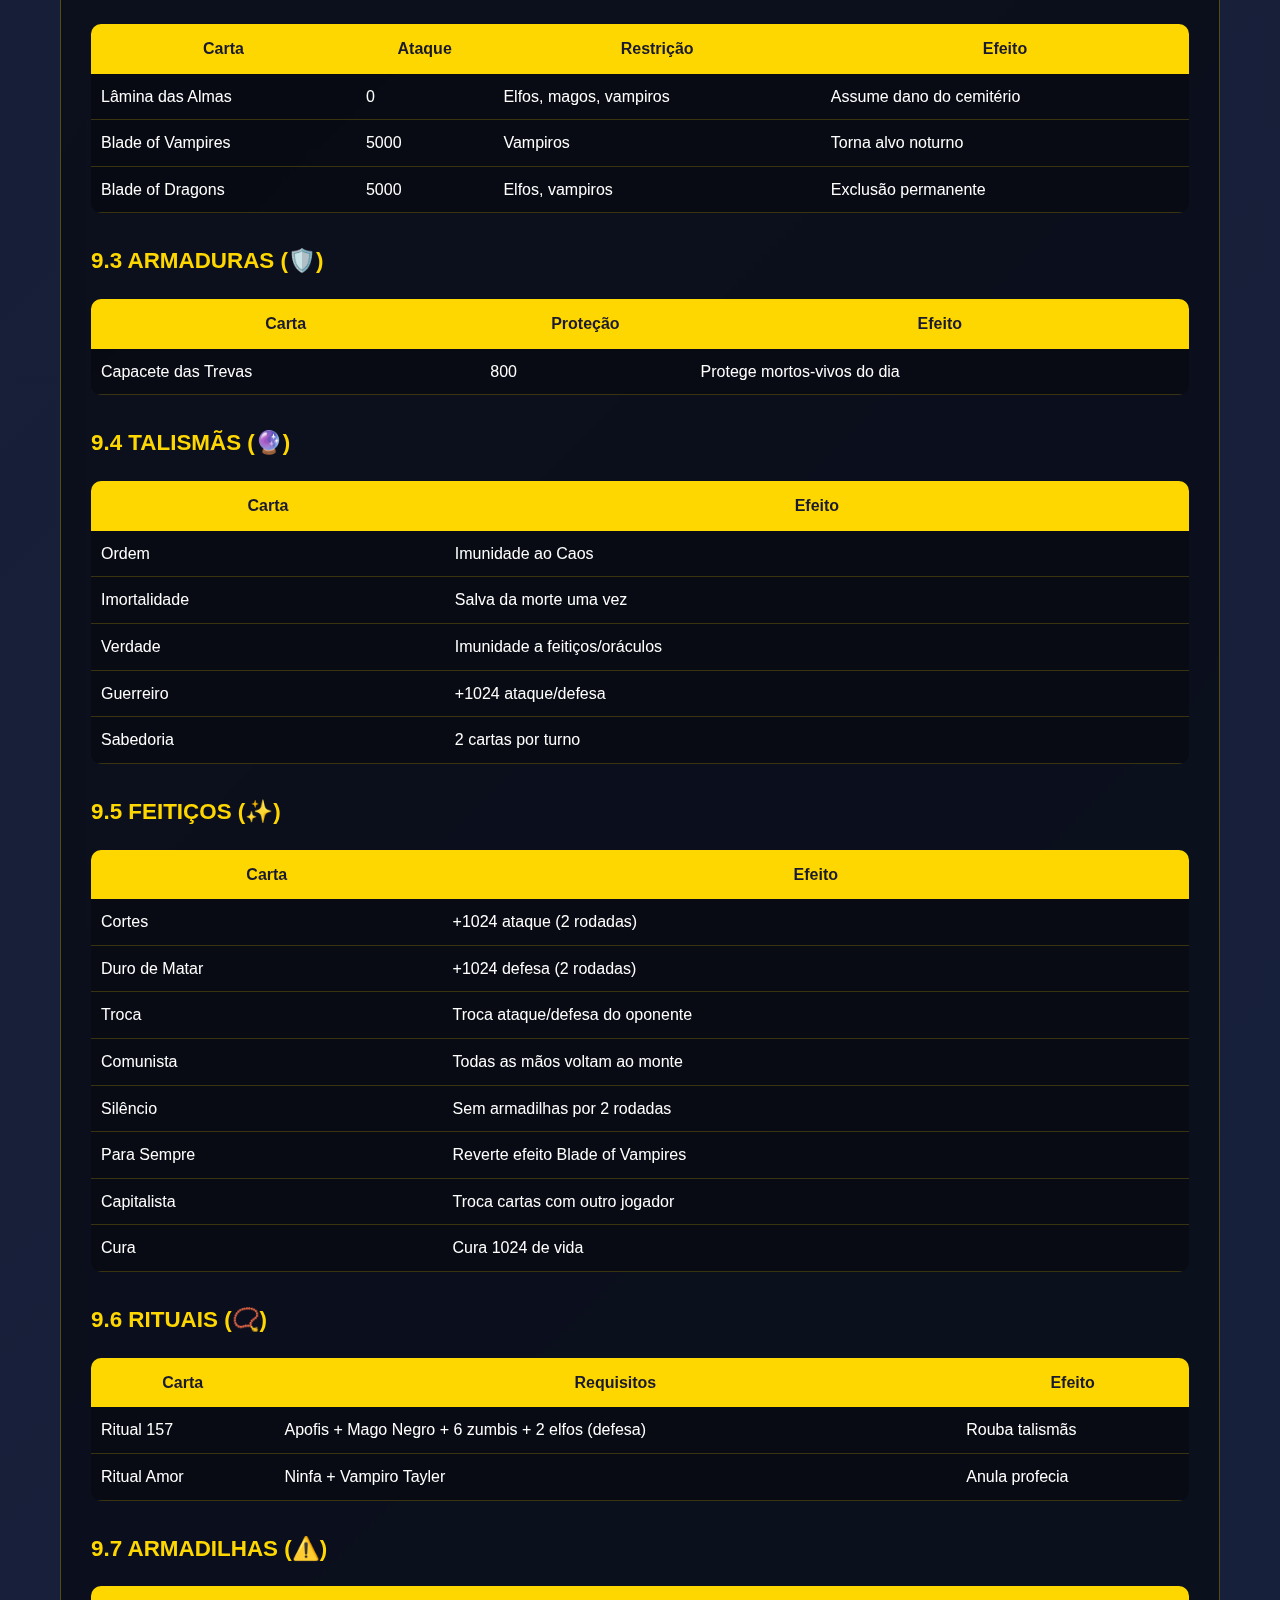
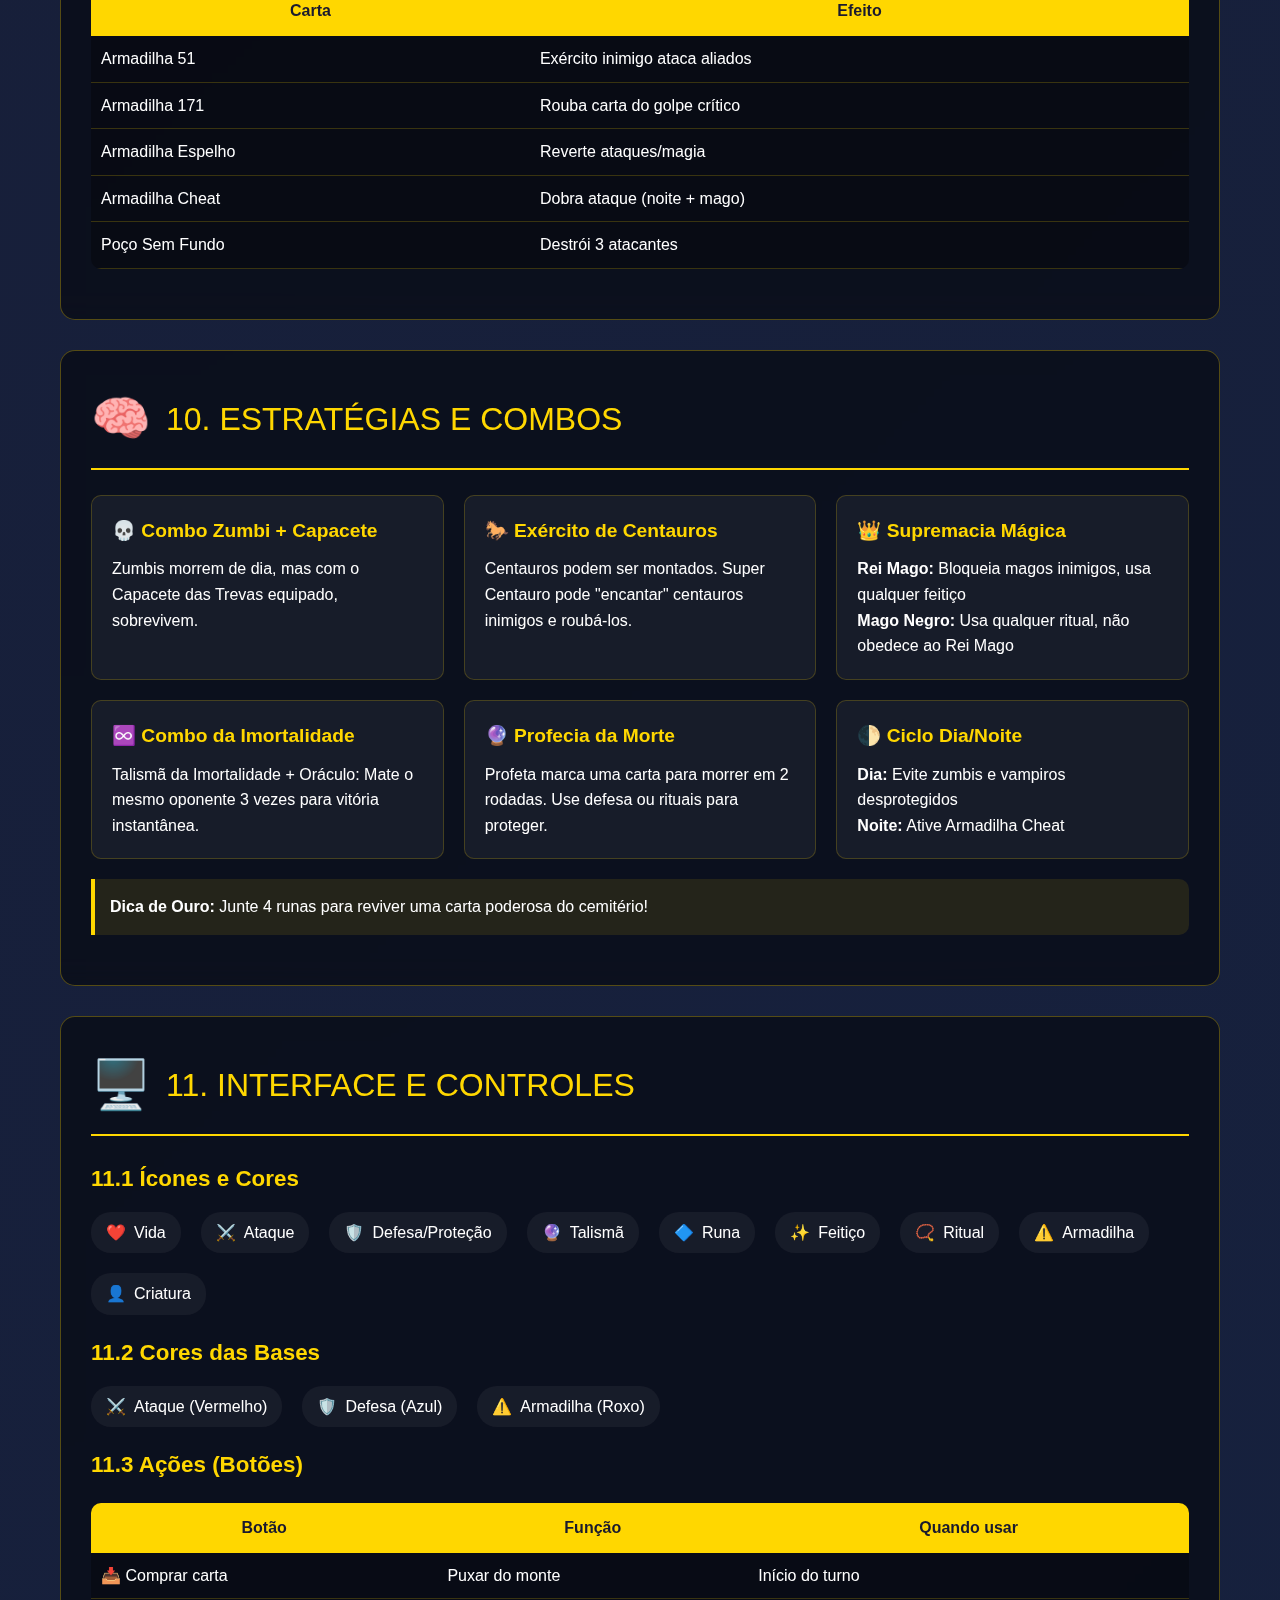
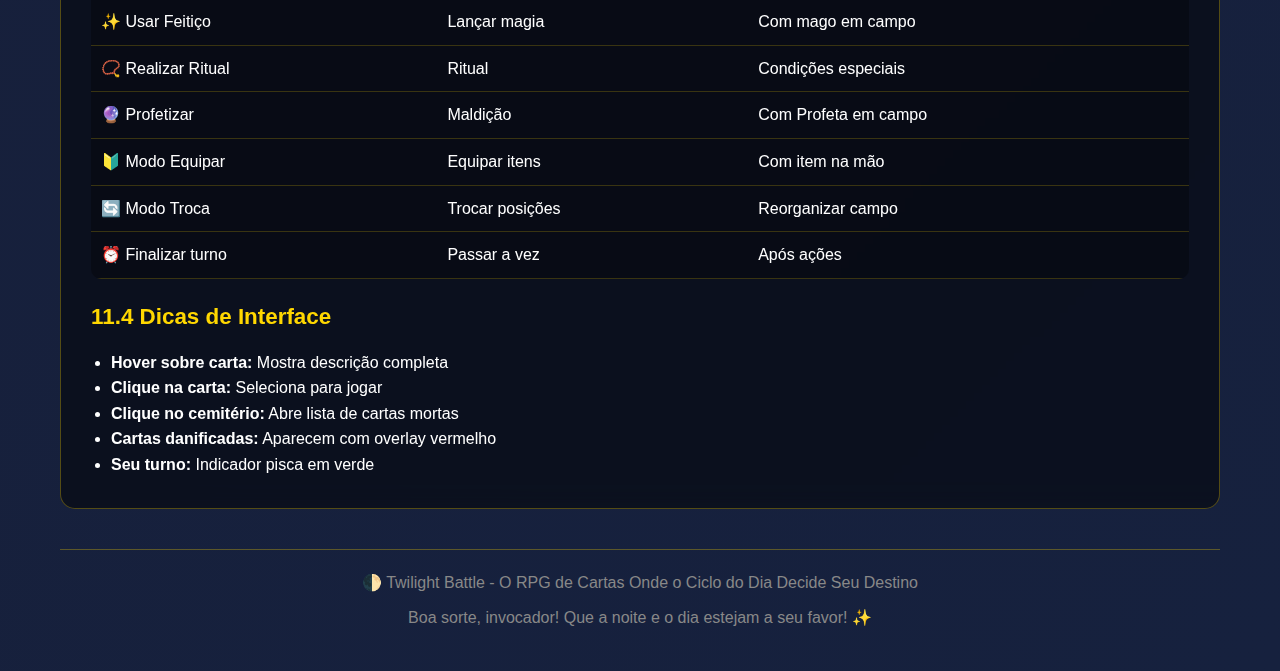
<file: templates/rules.html>
<!-- templates/rules.html -->
<!DOCTYPE html>
<html lang="pt">
<head>
    <meta charset="UTF-8">
    <meta name="viewport" content="width=device-width, initial-scale=1.0">
    <title>Twilight Battle - Manual do Jogador</title>
    <style>
        * {
            margin: 0;
            padding: 0;
            box-sizing: border-box;
            font-family: 'Segoe UI', Tahoma, Geneva, Verdana, sans-serif;
        }

        body {
            background: linear-gradient(135deg, #1a1a2e, #16213e);
            color: #fff;
            line-height: 1.6;
        }

        .container {
            max-width: 1200px;
            margin: 0 auto;
            padding: 20px;
        }

        /* Header */
        .header {
            background: rgba(0, 0, 0, 0.5);
            border-radius: 15px;
            padding: 30px;
            margin-bottom: 30px;
            border: 2px solid #ffd700;
            text-align: center;
            backdrop-filter: blur(10px);
        }

        h1 {
            color: #ffd700;
            font-size: 3em;
            margin-bottom: 10px;
            text-shadow: 0 0 20px rgba(255, 215, 0, 0.3);
        }

        .subtitle {
            color: #a8a8a8;
            font-size: 1.2em;
            font-style: italic;
        }

        /* Índice */
        .index {
            background: rgba(0, 0, 0, 0.5);
            border-radius: 15px;
            padding: 25px;
            margin-bottom: 30px;
            border: 1px solid rgba(255, 215, 0, 0.3);
            backdrop-filter: blur(10px);
        }

        .index h2 {
            color: #ffd700;
            margin-bottom: 20px;
            border-bottom: 2px solid #ffd700;
            padding-bottom: 10px;
        }

        .index-grid {
            display: grid;
            grid-template-columns: repeat(auto-fit, minmax(250px, 1fr));
            gap: 15px;
        }

        .index-item {
            background: rgba(255, 255, 255, 0.05);
            padding: 12px;
            border-radius: 8px;
            transition: transform 0.3s;
        }

        .index-item:hover {
            transform: translateX(5px);
            background: rgba(255, 215, 0, 0.1);
        }

        .index-item a {
            color: #fff;
            text-decoration: none;
            display: flex;
            align-items: center;
            gap: 10px;
        }

        .index-item a:hover {
            color: #ffd700;
        }

        /* Seções */
        .section {
            background: rgba(0, 0, 0, 0.5);
            border-radius: 15px;
            padding: 30px;
            margin-bottom: 30px;
            border: 1px solid rgba(255, 215, 0, 0.3);
            backdrop-filter: blur(10px);
            scroll-margin-top: 20px;
        }

        .section-title {
            color: #ffd700;
            font-size: 2em;
            margin-bottom: 25px;
            border-bottom: 2px solid #ffd700;
            padding-bottom: 10px;
            display: flex;
            align-items: center;
            gap: 15px;
        }

        .section-title span {
            font-size: 1.5em;
        }

        h3 {
            color: #ffd700;
            margin: 20px 0 15px;
            font-size: 1.4em;
        }

        h4 {
            color: #fff;
            margin: 15px 0 10px;
            font-size: 1.2em;
            border-left: 4px solid #ffd700;
            padding-left: 10px;
        }

        /* Cards de informação */
        .info-grid {
            display: grid;
            grid-template-columns: repeat(auto-fit, minmax(300px, 1fr));
            gap: 20px;
            margin: 20px 0;
        }

        .info-card {
            background: rgba(255, 255, 255, 0.05);
            border-radius: 10px;
            padding: 20px;
            border: 1px solid rgba(255, 215, 0, 0.2);
        }

        .info-card h4 {
            color: #ffd700;
            margin-top: 0;
            border: none;
            padding-left: 0;
        }

        /* Tabelas */
        .table-container {
            overflow-x: auto;
            margin: 20px 0;
        }

        table {
            width: 100%;
            border-collapse: collapse;
            background: rgba(0, 0, 0, 0.3);
            border-radius: 10px;
            overflow: hidden;
        }

        th {
            background: #ffd700;
            color: #1a1a2e;
            padding: 12px;
            font-weight: bold;
        }

        td {
            padding: 10px;
            border-bottom: 1px solid rgba(255, 215, 0, 0.2);
        }

        tr:hover {
            background: rgba(255, 215, 0, 0.1);
        }

        /* Badges e tags */
        .badge {
            display: inline-block;
            padding: 3px 8px;
            border-radius: 12px;
            font-size: 12px;
            font-weight: bold;
            margin: 0 3px;
        }

        .badge-day { background: #ffa500; color: #000; }
        .badge-night { background: #4a0080; color: #fff; }
        .badge-creature { background: #ff6b6b; }
        .badge-spell { background: #9370db; }
        .badge-weapon { background: #ffa500; }
        .badge-armor { background: #4a90e2; }
        .badge-talisman { background: #ffd700; color: #000; }
        .badge-rune { background: #4CAF50; }
        .badge-trap { background: #ff00ff; }
        .badge-ritual { background: #800080; }

        /* Ícones */
        .icon-list {
            display: flex;
            flex-wrap: wrap;
            gap: 20px;
            margin: 15px 0;
        }

        .icon-item {
            display: flex;
            align-items: center;
            gap: 8px;
            background: rgba(255, 255, 255, 0.05);
            padding: 8px 15px;
            border-radius: 20px;
        }

        /* Campo de batalha visual */
        .battlefield {
            background: rgba(0, 0, 0, 0.6);
            border-radius: 15px;
            padding: 20px;
            margin: 20px 0;
        }

        .battlefield-row {
            display: flex;
            gap: 10px;
            margin: 15px 0;
            flex-wrap: wrap;
            justify-content: center;
        }

        .battlefield-slot {
            width: 80px;
            height: 100px;
            background: rgba(255, 255, 255, 0.1);
            border: 2px solid #444;
            border-radius: 8px;
            display: flex;
            flex-direction: column;
            justify-content: center;
            align-items: center;
            font-size: 12px;
            text-align: center;
            position: relative;
        }

        .battlefield-slot.attack { border-color: #ff4444; }
        .battlefield-slot.defense { border-color: #44aaff; }
        .battlefield-slot.trap { border-color: #ff00ff; }

        .battlefield-slot.has-card {
            background: rgba(255, 215, 0, 0.2);
            border-color: #ffd700;
        }

        /* Cards de carta */
        .card-showcase {
            display: grid;
            grid-template-columns: repeat(auto-fit, minmax(250px, 1fr));
            gap: 20px;
            margin: 20px 0;
        }

        .card-sample {
            background: linear-gradient(145deg, #2a2a3a, #1a1a2a);
            border: 2px solid #ffd700;
            border-radius: 10px;
            padding: 15px;
        }

        .card-sample .name {
            color: #ffd700;
            font-weight: bold;
            font-size: 1.1em;
            margin-bottom: 5px;
        }

        .card-sample .type {
            color: #888;
            font-size: 0.9em;
            margin-bottom: 10px;
        }

        .card-sample .stats {
            display: flex;
            gap: 15px;
            margin-bottom: 10px;
        }

        .card-sample .description {
            color: #ccc;
            font-size: 0.9em;
        }

        /* Dicas */
        .tip {
            background: rgba(255, 215, 0, 0.1);
            border-left: 4px solid #ffd700;
            padding: 15px;
            margin: 20px 0;
            border-radius: 0 10px 10px 0;
        }

        .warning {
            background: rgba(255, 68, 68, 0.1);
            border-left: 4px solid #ff4444;
            padding: 15px;
            margin: 20px 0;
            border-radius: 0 10px 10px 0;
        }

        /* Botões */
        .btn {
            display: inline-block;
            padding: 10px 20px;
            background: linear-gradient(45deg, #ffd700, #ffa500);
            color: #1a1a2e;
            text-decoration: none;
            border-radius: 8px;
            font-weight: bold;
            transition: transform 0.3s;
            border: none;
            cursor: pointer;
        }

        .btn:hover {
            transform: translateY(-2px);
            box-shadow: 0 5px 15px rgba(255, 215, 0, 0.4);
        }

        .btn-back {
            position: fixed;
            bottom: 30px;
            right: 30px;
            z-index: 100;
        }

        /* Footer */
        .footer {
            text-align: center;
            padding: 20px;
            color: #888;
            border-top: 1px solid rgba(255, 215, 0, 0.3);
            margin-top: 40px;
        }

        /* Scrollbar */
        ::-webkit-scrollbar {
            width: 10px;
        }

        ::-webkit-scrollbar-track {
            background: #1a1a2e;
        }

        ::-webkit-scrollbar-thumb {
            background: #ffd700;
            border-radius: 5px;
        }

        ::-webkit-scrollbar-thumb:hover {
            background: #ffa500;
        }
    </style>
</head>
<body>
    <div class="container">
        <!-- Header -->
        <div class="header">
            <h1>🌓 TWILIGHT BATTLE</h1>
            <div class="subtitle">Manual do Jogador - O RPG de Cartas Onde o Ciclo do Dia Decide Seu Destino</div>
        </div>

        <!-- Índice -->
        <div class="index">
            <h2>📖 SUMÁRIO</h2>
            <div class="index-grid">
                <div class="index-item"><a href="#intro">1. Introdução</a></div>
                <div class="index-item"><a href="#preparacao">2. Preparação</a></div>
                <div class="index-item"><a href="#campo">3. O Campo</a></div>
                <div class="index-item"><a href="#tipos-cartas">4. Tipos de Cartas</a></div>
                <div class="index-item"><a href="#fluxo">5. Fluxo do Jogo</a></div>
                <div class="index-item"><a href="#primeira-rodada">6. Primeira Rodada</a></div>
                <div class="index-item"><a href="#mecanicas">7. Mecânicas</a></div>
                <div class="index-item"><a href="#acoes">8. Ações por Turno</a></div>
                <div class="index-item"><a href="#cartas">9. Lista de Cartas</a></div>
                <div class="index-item"><a href="#estrategias">10. Estratégias</a></div>
                <div class="index-item"><a href="#interface">11. Interface</a></div>
            </div>
        </div>

        <!-- 1. INTRODUÇÃO -->
        <section id="intro" class="section">
            <div class="section-title">
                <span>🌓</span> 1. INTRODUÇÃO
            </div>
            <p style="margin-bottom: 20px;">Twilight Battle é um jogo de cartas estratégico para 2 a 6 jogadores, onde você assume o papel de um invocador liderando criaturas em batalhas épicas. O ciclo de <strong style="color: #ffd700;">dia e noite</strong> influencia diretamente suas criaturas e estratégias.</p>
            
            <div class="info-grid">
                <div class="info-card">
                    <h4>🎯 Objetivo</h4>
                    <p>Reduza a vida de todos os seus oponentes a zero usando criaturas, feitiços e rituais.</p>
                </div>
                <div class="info-card">
                    <h4>👥 Jogadores</h4>
                    <p>2 a 6 jogadores</p>
                </div>
                <div class="info-card">
                    <h4>❤️ Vida Inicial</h4>
                    <p>5000 pontos de vida</p>
                </div>
                <div class="info-card">
                    <h4>📚 Mão Inicial</h4>
                    <p>5 cartas</p>
                </div>
            </div>

            <div class="icon-list">
                <div class="icon-item"><span class="badge badge-day">☀️ Dia</span> Zumbis e vampiros morrem (sem proteção)</div>
                <div class="icon-item"><span class="badge badge-night">🌙 Noite</span> Algumas cartas só funcionam à noite</div>
            </div>
        </section>

        <!-- 2. PREPARAÇÃO -->
        <section id="preparacao" class="section">
            <div class="section-title">
                <span>⚔️</span> 2. PREPARAÇÃO DO JOGO
            </div>

            <h3>2.1 Criando uma Conta</h3>
            <ul style="margin-left: 20px; margin-bottom: 20px;">
                <li>Acesse a página inicial e crie um usuário (3-20 caracteres)</li>
                <li>Crie uma senha (mínimo 4 caracteres)</li>
                <li>Faça login para acessar o lobby</li>
            </ul>

            <h3>2.2 Criando ou Entrando em uma Sala</h3>
            <div class="info-grid">
                <div class="info-card">
                    <h4>🎮 Criar Sala</h4>
                    <p>Clique em "Criar nova sala" - um código de 6 dígitos será gerado</p>
                </div>
                <div class="info-card">
                    <h4>🚪 Entrar em Sala</h4>
                    <p>Digite o código ou selecione uma das salas disponíveis</p>
                </div>
            </div>

            <h3>2.3 Iniciando o Jogo</h3>
            <ul style="margin-left: 20px;">
                <li>Mínimo de <strong>2 jogadores</strong> para começar</li>
                <li>Máximo de <strong>6 jogadores</strong> por sala</li>
                <li>O criador da sala deve clicar em "Começar jogo"</li>
                <li>Cada jogador começa com <strong>5000❤️</strong> e <strong>5 cartas</strong> na mão</li>
            </ul>
        </section>

        <!-- 3. O CAMPO DE BATALHA -->
        <section id="campo" class="section">
            <div class="section-title">
                <span>🗺️</span> 3. O CAMPO DE BATALHA
            </div>

            <h3>3.1 Área do Jogador</h3>
            <div class="battlefield">
                <div style="text-align: center; margin-bottom: 20px; color: #ffd700;">SEU CAMPO</div>
                
                <div style="background: rgba(0,0,0,0.3); padding: 15px; border-radius: 10px; margin-bottom: 20px;">
                    <div style="display: flex; justify-content: space-around; margin-bottom: 10px;">
                        <span>❤️ Vida: 5000</span>
                        <span>🔷 Runas: 0</span>
                        <span>🔮 Talismãs: 0</span>
                    </div>
                </div>

                <div style="margin-bottom: 20px;">
                    <div style="color: #ff6b6b; margin-bottom: 10px;">⚔️ ATAQUE (3 espaços)</div>
                    <div class="battlefield-row">
                        <div class="battlefield-slot attack">[0]</div>
                        <div class="battlefield-slot attack">[1]</div>
                        <div class="battlefield-slot attack">[2]</div>
                    </div>
                </div>

                <div style="margin-bottom: 20px;">
                    <div style="color: #44aaff; margin-bottom: 10px;">🛡️ DEFESA (6 espaços)</div>
                    <div class="battlefield-row">
                        <div class="battlefield-slot defense">[0]</div>
                        <div class="battlefield-slot defense">[1]</div>
                        <div class="battlefield-slot defense">[2]</div>
                        <div class="battlefield-slot defense">[3]</div>
                        <div class="battlefield-slot defense">[4]</div>
                        <div class="battlefield-slot defense">[5]</div>
                    </div>
                </div>

                <div style="margin-bottom: 20px;">
                    <div style="color: #ff00ff; margin-bottom: 10px;">⚠️ ARMADILHAS (2 espaços)</div>
                    <div class="battlefield-row">
                        <div class="battlefield-slot trap">[0]</div>
                        <div class="battlefield-slot trap">[1]</div>
                    </div>
                </div>
            </div>

            <h3>3.2 Áreas Comuns</h3>
            <div class="info-grid">
                <div class="info-card">
                    <h4>📚 Monte</h4>
                    <p>Onde as cartas são compradas (embaralhado)</p>
                </div>
                <div class="info-card">
                    <h4>💀 Cemitério</h4>
                    <p>Cartas destruídas ou descartadas</p>
                </div>
            </div>
        </section>

        <!-- 4. TIPOS DE CARTAS -->
        <section id="tipos-cartas" class="section">
            <div class="section-title">
                <span>🃏</span> 4. TIPOS DE CARTAS
            </div>

            <div class="info-grid">
                <div class="info-card">
                    <h4>👤 Criaturas</h4>
                    <p><span class="badge badge-creature">❤️ Vida</span> <span class="badge badge-creature">⚔️ Ataque</span></p>
                    <p>Podem ser posicionadas em ataque ou defesa</p>
                </div>

                <div class="info-card">
                    <h4>✨ Feitiços</h4>
                    <p>Magias de efeito único. Usadas e vão para o fundo do monte</p>
                </div>

                <div class="info-card">
                    <h4>📿 Rituais</h4>
                    <p>Magias poderosas que exigem condições específicas</p>
                </div>

                <div class="info-card">
                    <h4>⚔️ Armas</h4>
                    <p>Equipáveis em criaturas para aumentar ataque</p>
                </div>

                <div class="info-card">
                    <h4>🛡️ Armaduras</h4>
                    <p>Equipáveis em criaturas para aumentar defesa</p>
                </div>

                <div class="info-card">
                    <h4>🔮 Talismãs</h4>
                    <p>Ficam na mão e concedem efeitos passivos</p>
                </div>

                <div class="info-card">
                    <h4>🔷 Runas</h4>
                    <p>4 runas = revive 1 criatura do cemitério</p>
                </div>

                <div class="info-card">
                    <h4>⚠️ Armadilhas</h4>
                    <p>Ativam quando o oponente ataca</p>
                </div>
            </div>
        </section>

        <!-- 5. FLUXO DO JOGO -->
        <section id="fluxo" class="section">
            <div class="section-title">
                <span>⏰</span> 5. FLUXO DO JOGO E TURNOS
            </div>

            <h3>5.1 Ciclo Dia/Noite</h3>
            <p>O jogo alterna entre dia e noite a cada <strong>24 turnos</strong>.</p>

            <div class="info-grid" style="grid-template-columns: 1fr 1fr;">
                <div class="info-card" style="border-color: #ffa500;">
                    <h4 style="color: #ffa500;">☀️ Dia</h4>
                    <p>Zumbis e vampiros sem <strong>Capacete das Trevas</strong> morrem</p>
                </div>
                <div class="info-card" style="border-color: #4a0080;">
                    <h4 style="color: #4a0080;">🌙 Noite</h4>
                    <p>Algumas cartas (como <strong>Armadilha Cheat</strong>) só funcionam à noite</p>
                </div>
            </div>

            <h3 style="margin-top: 30px;">5.2 Estrutura do Turno</h3>
            <div class="tip">
                <strong>No seu turno:</strong> Você pode realizar uma ação principal (a menos que tenha o Talismã da Sabedoria).
            </div>

            <ol style="margin-left: 20px; margin-top: 15px;">
                <li><strong>Comprar carta</strong> (opcional, 1 por turno)</li>
                <li><strong>Jogar carta(s)</strong> (1 por turno, ou 2 com Talismã da Sabedoria)</li>
                <li><strong>Atacar</strong> (opcional, 1 por turno)</li>
                <li><strong>Usar feitiço/ritual</strong> (1 por turno)</li>
                <li><strong>Trocar posições</strong> (1 por turno)</li>
                <li><strong>Finalizar turno</strong></li>
            </ol>
        </section>

        <!-- 6. PRIMEIRA RODADA -->
        <section id="primeira-rodada" class="section">
            <div class="section-title">
                <span>🛡️</span> 6. PRIMEIRA RODADA - FASE DE PREPARAÇÃO
            </div>

            <div class="warning">
                <strong>⚠️ REGRA ESPECIAL:</strong> Na primeira rodada, <strong style="color: #ff4444;">ataques são bloqueados</strong> até que todos os jogadores tenham jogado pelo menos uma carta.
            </div>

            <div class="info-grid" style="margin-top: 20px;">
                <div class="info-card">
                    <h4 style="color: #4CAF50;">✅ Contam</h4>
                    <ul style="margin-left: 15px;">
                        <li>Jogar uma carta</li>
                        <li>Usar habilidade do Profeta</li>
                    </ul>
                </div>
                <div class="info-card">
                    <h4 style="color: #ff4444;">❌ Não contam</h4>
                    <ul style="margin-left: 15px;">
                        <li>Atacar (e é bloqueado)</li>
                        <li>Finalizar turno</li>
                    </ul>
                </div>
            </div>

            <div class="tip" style="margin-top: 20px;">
                Quando todos jogarem, aparecerá: <strong style="color: #ffd700;">"🎉 PRIMEIRA RODADA CONCLUÍDA! Ataques liberados!"</strong>
            </div>
        </section>

        <!-- 7. MECÂNICAS DETALHADAS -->
        <section id="mecanicas" class="section">
            <div class="section-title">
                <span>⚙️</span> 7. MECÂNICAS DETALHADAS
            </div>

            <h3>7.1 Ataque</h3>
            <ol style="margin-left: 20px; margin-bottom: 20px;">
                <li>Selecione um oponente e clique em "⚔️ Atacar"</li>
                <li>Todas as suas criaturas em ataque atacam simultaneamente</li>
                <li>O dano total é aplicado primeiro às criaturas em defesa do oponente</li>
                <li>O dano restante vai para a vida do jogador</li>
            </ol>

            <h3>7.2 Defesa</h3>
            <p>Criaturas em defesa protegem o jogador:</p>
            <ul style="margin-left: 20px; margin-bottom: 20px;">
                <li>Se o dano for <strong>maior ou igual</strong> à vida: criatura é destruída</li>
                <li>Se o dano for <strong>menor</strong> que a vida: criatura permanece com vida reduzida</li>
            </ul>

            <h3>7.3 Equipamentos</h3>
            <div class="tip">
                <strong>Como equipar:</strong> Selecione o item na mão → Clique em "🔰 Equipar em criatura" → Escolha a criatura alvo
            </div>
            <ul style="margin-left: 20px; margin-top: 10px;">
                <li>Cada criatura pode ter <strong>1 arma</strong> e <strong>até 4 armaduras</strong></li>
                <li>Alguns itens têm restrições de classe</li>
            </ul>

            <h3>7.4 Troca de Posições</h3>
            <ol style="margin-left: 20px; margin-bottom: 20px;">
                <li>Clique em "🔄 Modo Troca"</li>
                <li>Selecione a primeira posição (ataque ou defesa)</li>
                <li>Selecione a segunda posição</li>
                <li>As cartas são trocadas</li>
            </ol>

            <h3>7.5 Reviver do Cemitério</h3>
            <ol style="margin-left: 20px; margin-bottom: 20px;">
                <li>Tenha <strong>4 runas na mão</strong></li>
                <li>Clique no cemitério (💀)</li>
                <li>Selecione a carta desejada</li>
                <li>As 4 runas são consumidas</li>
            </ol>

            <h3>7.6 Morte do Jogador</h3>
            <ul style="margin-left: 20px;">
                <li>Todas as criaturas em campo vão ao cemitério</li>
                <li>Outras cartas voltam ao monte</li>
                <li>Você se torna espectador</li>
            </ul>
        </section>

        <!-- 8. AÇÕES POR TURNO -->
        <section id="acoes" class="section">
            <div class="section-title">
                <span>🎮</span> 8. AÇÕES POR TURNO
            </div>

            <h3>8.1 Limites de Ação (sem Talismã da Sabedoria)</h3>
            <div class="table-container">
                <table>
                    <thead>
                        <tr>
                            <th>Ação</th>
                            <th>Limite por Turno</th>
                        </tr>
                    </thead>
                    <tbody>
                        <tr><td>Comprar carta</td><td>1</td></tr>
                        <tr><td>Jogar carta</td><td>1</td></tr>
                        <tr><td>Atacar</td><td>1</td></tr>
                        <tr><td>Trocar posições</td><td>1</td></tr>
                        <tr><td>Usar feitiço</td><td>1</td></tr>
                        <tr><td>Realizar ritual</td><td>1</td></tr>
                        <tr><td>Habilidade do Profeta</td><td>1</td></tr>
                    </tbody>
                </table>
            </div>

            <h3 style="margin-top: 30px;">8.2 Talismã da Sabedoria (🔮)</h3>
            <div class="tip">
                Permite <strong>jogar 2 cartas por turno</strong> (em vez de 1). O talismã pode estar na mão ou em campo.
            </div>
        </section>

        <!-- 9. LISTA COMPLETA DE CARTAS -->
        <section id="cartas" class="section">
            <div class="section-title">
                <span>📚</span> 9. LISTA COMPLETA DE CARTAS
            </div>

            <h3>9.1 CRIATURAS</h3>
            <div class="table-container">
                <table>
                    <thead>
                        <tr>
                            <th>Carta</th>
                            <th>Tipo</th>
                            <th>Vida</th>
                            <th>Ataque</th>
                            <th>Efeito Especial</th>
                        </tr>
                    </thead>
                    <tbody>
                        <tr><td>Elfo</td><td>Tropa</td><td>512</td><td>512</td><td>Não ataca outros elfos</td></tr>
                        <tr><td>Zumbi</td><td>Tropa</td><td>100</td><td>100</td><td>Morre de dia (volta à mão)</td></tr>
                        <tr><td>Centauro</td><td>Tropa</td><td>512</td><td>150</td><td>Pode ser montado</td></tr>
                        <tr><td>Mago</td><td>Tropa</td><td>800</td><td>250</td><td>Permite usar feitiços</td></tr>
                        <tr><td>Vampiro Wers</td><td>Especial</td><td>512</td><td>250</td><td>Mata centauros inimigos, morre de dia</td></tr>
                        <tr><td>Vampiro Tayler</td><td>Especial</td><td>512</td><td>100</td><td>Rouba vida, morre de dia</td></tr>
                        <tr><td>Ninfa Lorem</td><td>Especial</td><td>512</td><td>128</td><td>Imunidade a rituais</td></tr>
                        <tr><td>Rei Mago</td><td>Mestre</td><td>2000</td><td>1500</td><td>Bloqueia magos, usa feitiços sem carta</td></tr>
                        <tr><td>Mago Negro</td><td>Mestre</td><td>2000</td><td>1500</td><td>Não se subordina, usa rituais sem carta</td></tr>
                        <tr><td>Apollo</td><td>Mestre</td><td>8200</td><td>2000</td><td>Defesa especial (5 rodadas máx)</td></tr>
                        <tr><td>Dragão</td><td>Besta</td><td>5000</td><td>1500</td><td>Incendeia (50 de dano por rodada)</td></tr>
                        <tr><td>Leviatã</td><td>Besta</td><td>15000</td><td>15000</td><td>Só deuses/magos supremos domam</td></tr>
                        <tr><td>Apofis</td><td>Besta</td><td>32500</td><td>5000</td><td>Desativa armadilhas/magias</td></tr>
                        <tr><td>Fênix</td><td>Besta</td><td>32500</td><td>10000</td><td>Muda dia/noite</td></tr>
                        <tr><td>Medusa</td><td>Especial</td><td>1024</td><td>512</td><td>Petrifica (imunes: vida maior)</td></tr>
                        <tr><td>Profeta</td><td>Especial</td><td>256</td><td>50</td><td>Anuncia morte em 2 rodadas</td></tr>
                        <tr><td>Super Centauro</td><td>Especial</td><td>600</td><td>256</td><td>Apenas ataques diretos</td></tr>
                    </tbody>
                </table>
            </div>

            <h3 style="margin-top: 30px;">9.2 ARMAS (⚔️)</h3>
            <div class="table-container">
                <table>
                    <thead>
                        <tr>
                            <th>Carta</th>
                            <th>Ataque</th>
                            <th>Restrição</th>
                            <th>Efeito</th>
                        </tr>
                    </thead>
                    <tbody>
                        <tr><td>Lâmina das Almas</td><td>0</td><td>Elfos, magos, vampiros</td><td>Assume dano do cemitério</td></tr>
                        <tr><td>Blade of Vampires</td><td>5000</td><td>Vampiros</td><td>Torna alvo noturno</td></tr>
                        <tr><td>Blade of Dragons</td><td>5000</td><td>Elfos, vampiros</td><td>Exclusão permanente</td></tr>
                    </tbody>
                </table>
            </div>

            <h3 style="margin-top: 30px;">9.3 ARMADURAS (🛡️)</h3>
            <div class="table-container">
                <table>
                    <thead>
                        <tr>
                            <th>Carta</th>
                            <th>Proteção</th>
                            <th>Efeito</th>
                        </tr>
                    </thead>
                    <tbody>
                        <tr><td>Capacete das Trevas</td><td>800</td><td>Protege mortos-vivos do dia</td></tr>
                    </tbody>
                </table>
            </div>

            <h3 style="margin-top: 30px;">9.4 TALISMÃS (🔮)</h3>
            <div class="table-container">
                <table>
                    <thead>
                        <tr>
                            <th>Carta</th>
                            <th>Efeito</th>
                        </tr>
                    </thead>
                    <tbody>
                        <tr><td>Ordem</td><td>Imunidade ao Caos</td></tr>
                        <tr><td>Imortalidade</td><td>Salva da morte uma vez</td></tr>
                        <tr><td>Verdade</td><td>Imunidade a feitiços/oráculos</td></tr>
                        <tr><td>Guerreiro</td><td>+1024 ataque/defesa</td></tr>
                        <tr><td>Sabedoria</td><td>2 cartas por turno</td></tr>
                    </tbody>
                </table>
            </div>

            <h3 style="margin-top: 30px;">9.5 FEITIÇOS (✨)</h3>
            <div class="table-container">
                <table>
                    <thead>
                        <tr>
                            <th>Carta</th>
                            <th>Efeito</th>
                        </tr>
                    </thead>
                    <tbody>
                        <tr><td>Cortes</td><td>+1024 ataque (2 rodadas)</td></tr>
                        <tr><td>Duro de Matar</td><td>+1024 defesa (2 rodadas)</td></tr>
                        <tr><td>Troca</td><td>Troca ataque/defesa do oponente</td></tr>
                        <tr><td>Comunista</td><td>Todas as mãos voltam ao monte</td></tr>
                        <tr><td>Silêncio</td><td>Sem armadilhas por 2 rodadas</td></tr>
                        <tr><td>Para Sempre</td><td>Reverte efeito Blade of Vampires</td></tr>
                        <tr><td>Capitalista</td><td>Troca cartas com outro jogador</td></tr>
                        <tr><td>Cura</td><td>Cura 1024 de vida</td></tr>
                    </tbody>
                </table>
            </div>

            <h3 style="margin-top: 30px;">9.6 RITUAIS (📿)</h3>
            <div class="table-container">
                <table>
                    <thead>
                        <tr>
                            <th>Carta</th>
                            <th>Requisitos</th>
                            <th>Efeito</th>
                        </tr>
                    </thead>
                    <tbody>
                        <tr><td>Ritual 157</td><td>Apofis + Mago Negro + 6 zumbis + 2 elfos (defesa)</td><td>Rouba talismãs</td></tr>
                        <tr><td>Ritual Amor</td><td>Ninfa + Vampiro Tayler</td><td>Anula profecia</td></tr>
                    </tbody>
                </table>
            </div>

            <h3 style="margin-top: 30px;">9.7 ARMADILHAS (⚠️)</h3>
            <div class="table-container">
                <table>
                    <thead>
                        <tr>
                            <th>Carta</th>
                            <th>Efeito</th>
                        </tr>
                    </thead>
                    <tbody>
                        <tr><td>Armadilha 51</td><td>Exército inimigo ataca aliados</td></tr>
                        <tr><td>Armadilha 171</td><td>Rouba carta do golpe crítico</td></tr>
                        <tr><td>Armadilha Espelho</td><td>Reverte ataques/magia</td></tr>
                        <tr><td>Armadilha Cheat</td><td>Dobra ataque (noite + mago)</td></tr>
                        <tr><td>Poço Sem Fundo</td><td>Destrói 3 atacantes</td></tr>
                    </tbody>
                </table>
            </div>
        </section>

        <!-- 10. ESTRATÉGIAS -->
        <section id="estrategias" class="section">
            <div class="section-title">
                <span>🧠</span> 10. ESTRATÉGIAS E COMBOS
            </div>

            <div class="info-grid">
                <div class="info-card">
                    <h4>💀 Combo Zumbi + Capacete</h4>
                    <p>Zumbis morrem de dia, mas com o Capacete das Trevas equipado, sobrevivem.</p>
                </div>

                <div class="info-card">
                    <h4>🐎 Exército de Centauros</h4>
                    <p>Centauros podem ser montados. Super Centauro pode "encantar" centauros inimigos e roubá-los.</p>
                </div>

                <div class="info-card">
                    <h4>👑 Supremacia Mágica</h4>
                    <p><strong>Rei Mago:</strong> Bloqueia magos inimigos, usa qualquer feitiço<br>
                    <strong>Mago Negro:</strong> Usa qualquer ritual, não obedece ao Rei Mago</p>
                </div>

                <div class="info-card">
                    <h4>♾️ Combo da Imortalidade</h4>
                    <p>Talismã da Imortalidade + Oráculo: Mate o mesmo oponente 3 vezes para vitória instantânea.</p>
                </div>

                <div class="info-card">
                    <h4>🔮 Profecia da Morte</h4>
                    <p>Profeta marca uma carta para morrer em 2 rodadas. Use defesa ou rituais para proteger.</p>
                </div>

                <div class="info-card">
                    <h4>🌓 Ciclo Dia/Noite</h4>
                    <p><strong>Dia:</strong> Evite zumbis e vampiros desprotegidos<br>
                    <strong>Noite:</strong> Ative Armadilha Cheat</p>
                </div>
            </div>

            <div class="tip" style="margin-top: 20px;">
                <strong>Dica de Ouro:</strong> Junte 4 runas para reviver uma carta poderosa do cemitério!
            </div>
        </section>

        <!-- 11. INTERFACE -->
        <section id="interface" class="section">
            <div class="section-title">
                <span>🖥️</span> 11. INTERFACE E CONTROLES
            </div>

            <h3>11.1 Ícones e Cores</h3>
            <div class="icon-list">
                <div class="icon-item"><span style="color: #ff6b6b;">❤️</span> Vida</div>
                <div class="icon-item"><span style="color: #ffa500;">⚔️</span> Ataque</div>
                <div class="icon-item"><span style="color: #4a90e2;">🛡️</span> Defesa/Proteção</div>
                <div class="icon-item"><span style="color: #ffd700;">🔮</span> Talismã</div>
                <div class="icon-item"><span style="color: #4CAF50;">🔷</span> Runa</div>
                <div class="icon-item"><span style="color: #9370db;">✨</span> Feitiço</div>
                <div class="icon-item"><span style="color: #800080;">📿</span> Ritual</div>
                <div class="icon-item"><span style="color: #ff00ff;">⚠️</span> Armadilha</div>
                <div class="icon-item"><span style="color: #ff6b6b;">👤</span> Criatura</div>
            </div>

            <h3 style="margin-top: 20px;">11.2 Cores das Bases</h3>
            <div class="icon-list">
                <div class="icon-item"><span style="color: #ff4444;">⚔️</span> Ataque (Vermelho)</div>
                <div class="icon-item"><span style="color: #44aaff;">🛡️</span> Defesa (Azul)</div>
                <div class="icon-item"><span style="color: #ff00ff;">⚠️</span> Armadilha (Roxo)</div>
            </div>

            <h3 style="margin-top: 20px;">11.3 Ações (Botões)</h3>
            <div class="table-container">
                <table>
                    <thead>
                        <tr>
                            <th>Botão</th>
                            <th>Função</th>
                            <th>Quando usar</th>
                        </tr>
                    </thead>
                    <tbody>
                        <tr><td>📥 Comprar carta</td><td>Puxar do monte</td><td>Início do turno</td></tr>
                        <tr><td>✨ Usar Feitiço</td><td>Lançar magia</td><td>Com mago em campo</td></tr>
                        <tr><td>📿 Realizar Ritual</td><td>Ritual</td><td>Condições especiais</td></tr>
                        <tr><td>🔮 Profetizar</td><td>Maldição</td><td>Com Profeta em campo</td></tr>
                        <tr><td>🔰 Modo Equipar</td><td>Equipar itens</td><td>Com item na mão</td></tr>
                        <tr><td>🔄 Modo Troca</td><td>Trocar posições</td><td>Reorganizar campo</td></tr>
                        <tr><td>⏰ Finalizar turno</td><td>Passar a vez</td><td>Após ações</td></tr>
                    </tbody>
                </table>
            </div>

            <h3 style="margin-top: 20px;">11.4 Dicas de Interface</h3>
            <ul style="margin-left: 20px;">
                <li><strong>Hover sobre carta:</strong> Mostra descrição completa</li>
                <li><strong>Clique na carta:</strong> Seleciona para jogar</li>
                <li><strong>Clique no cemitério:</strong> Abre lista de cartas mortas</li>
                <li><strong>Cartas danificadas:</strong> Aparecem com overlay vermelho</li>
                <li><strong>Seu turno:</strong> Indicador pisca em verde</li>
            </ul>
        </section>

        <!-- Footer -->
        <div class="footer">
            <p>🌓 Twilight Battle - O RPG de Cartas Onde o Ciclo do Dia Decide Seu Destino</p>
            <p style="margin-top: 10px;">Boa sorte, invocador! Que a noite e o dia estejam a seu favor! ✨</p>
        </div>

        <!-- Botão Voltar -->
        <a href="/" class="btn btn-back">⬅️ Voltar ao Jogo</a>
    </div>
</body>
</html>
</file>
